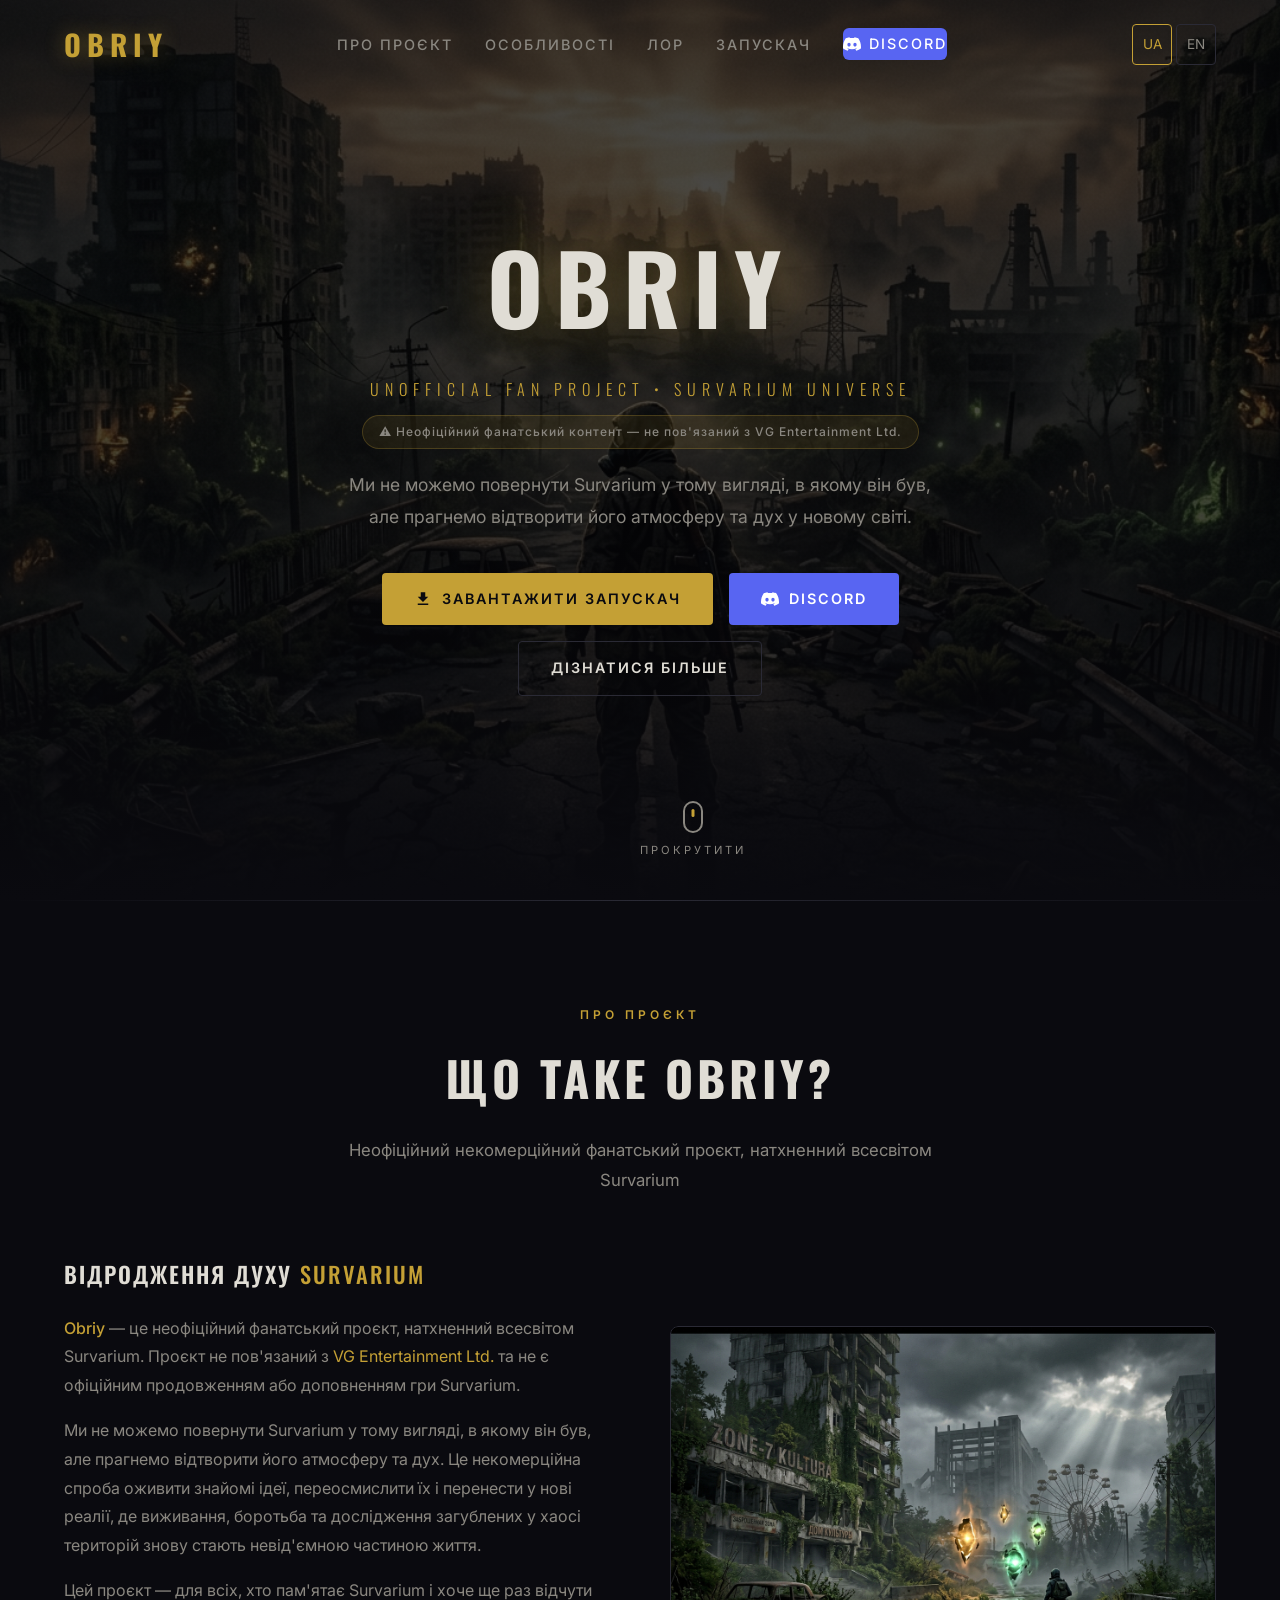
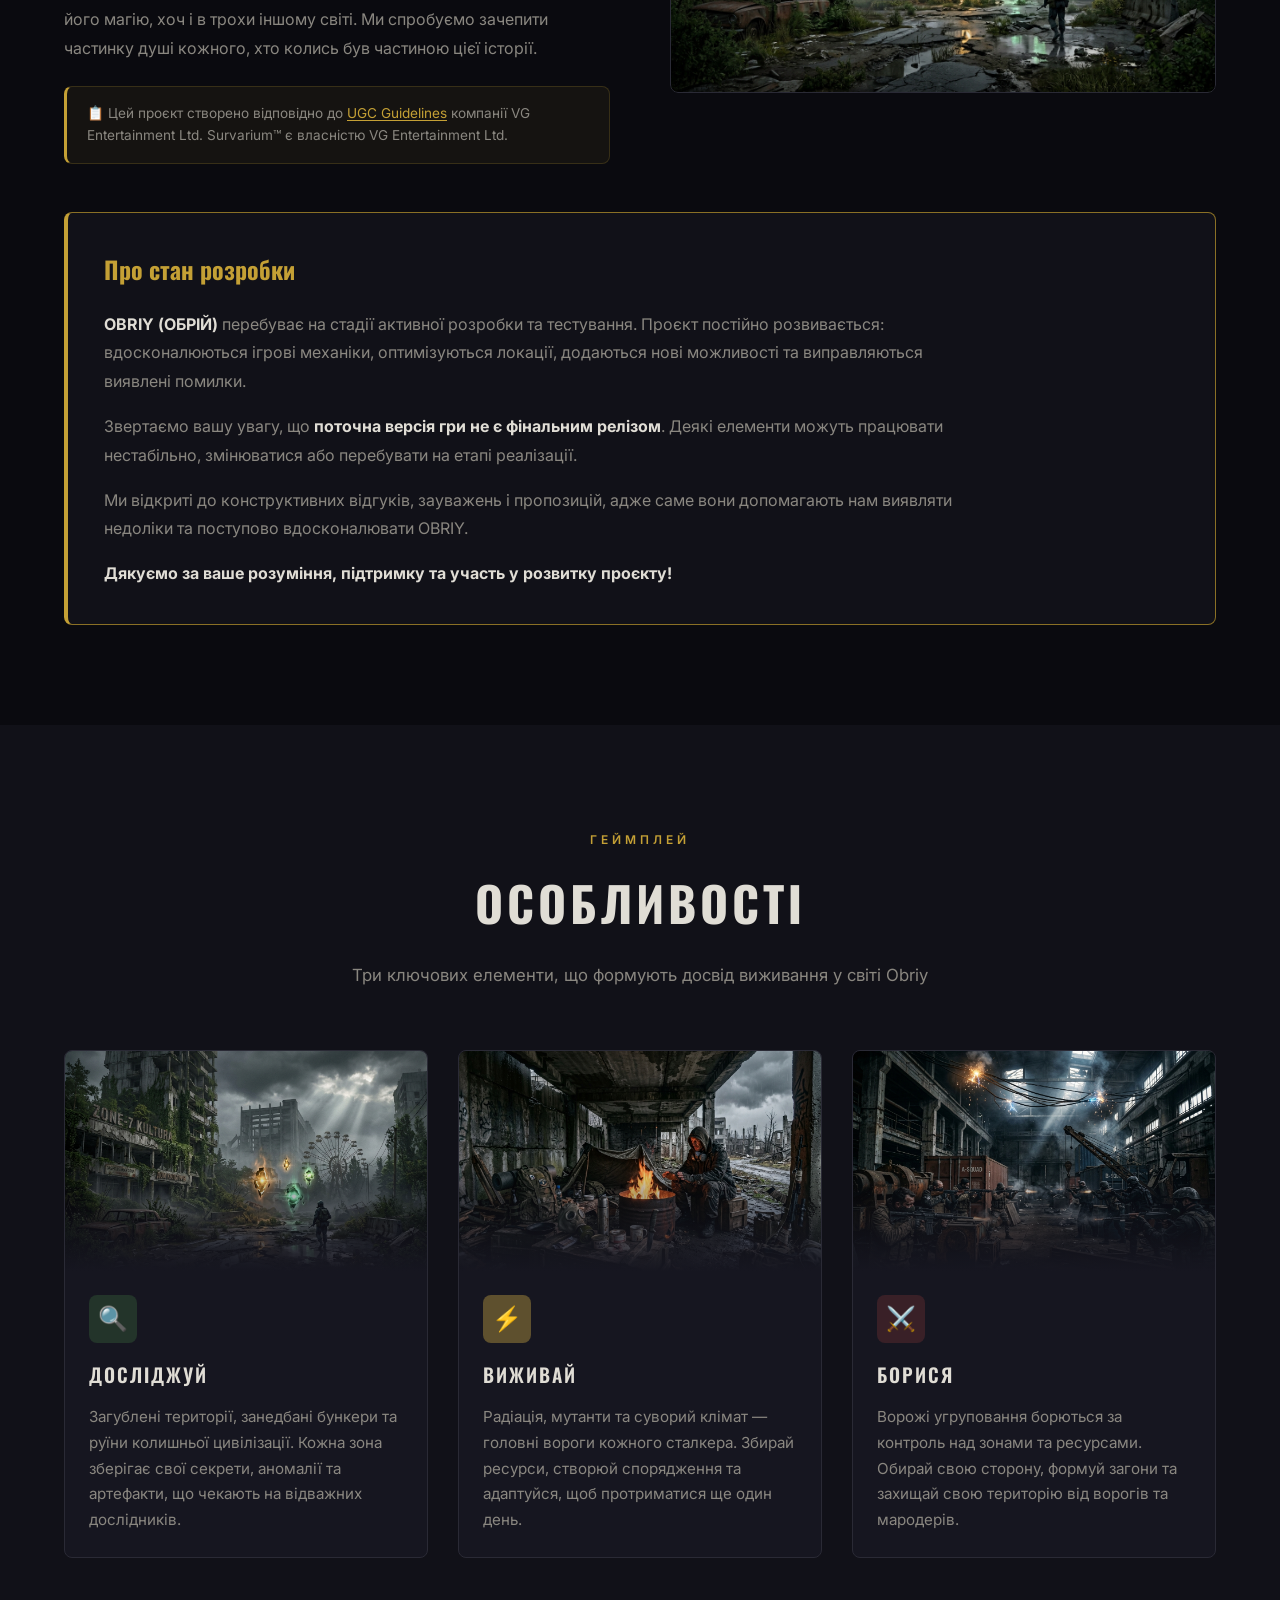
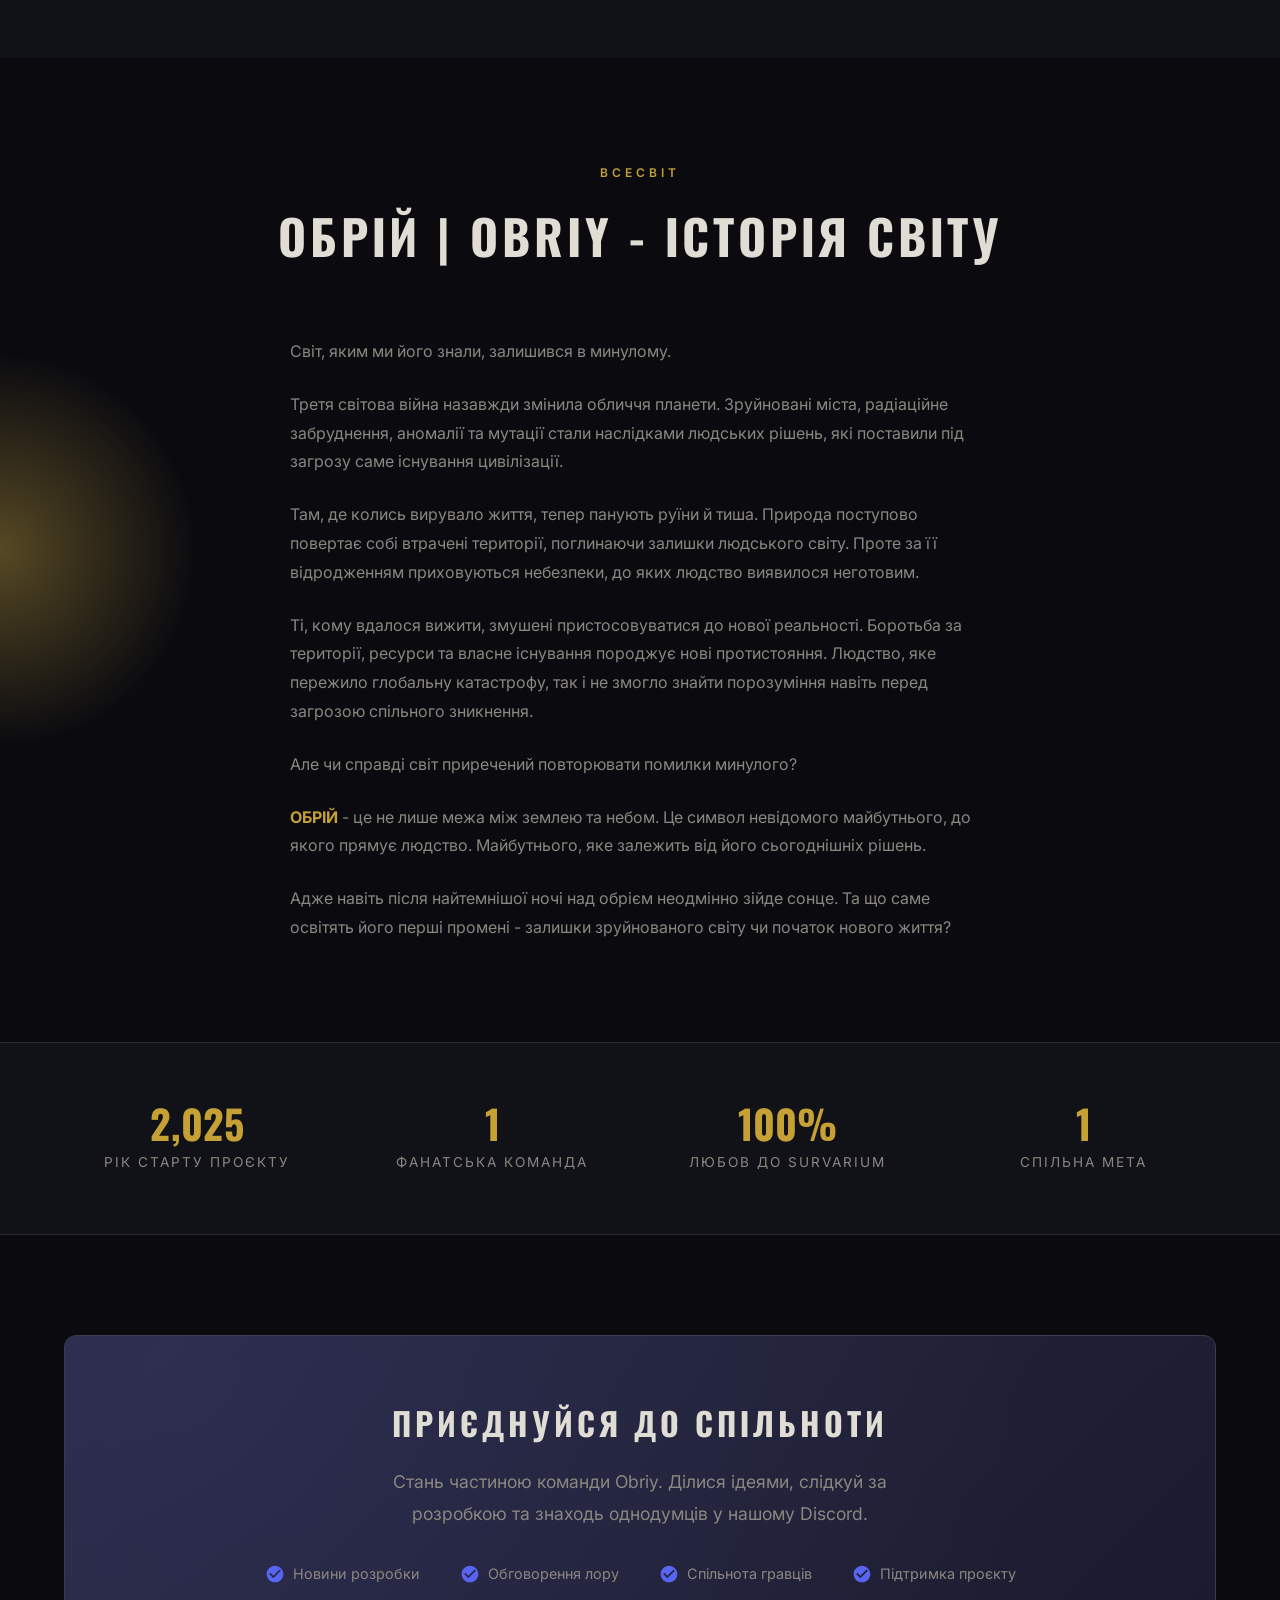
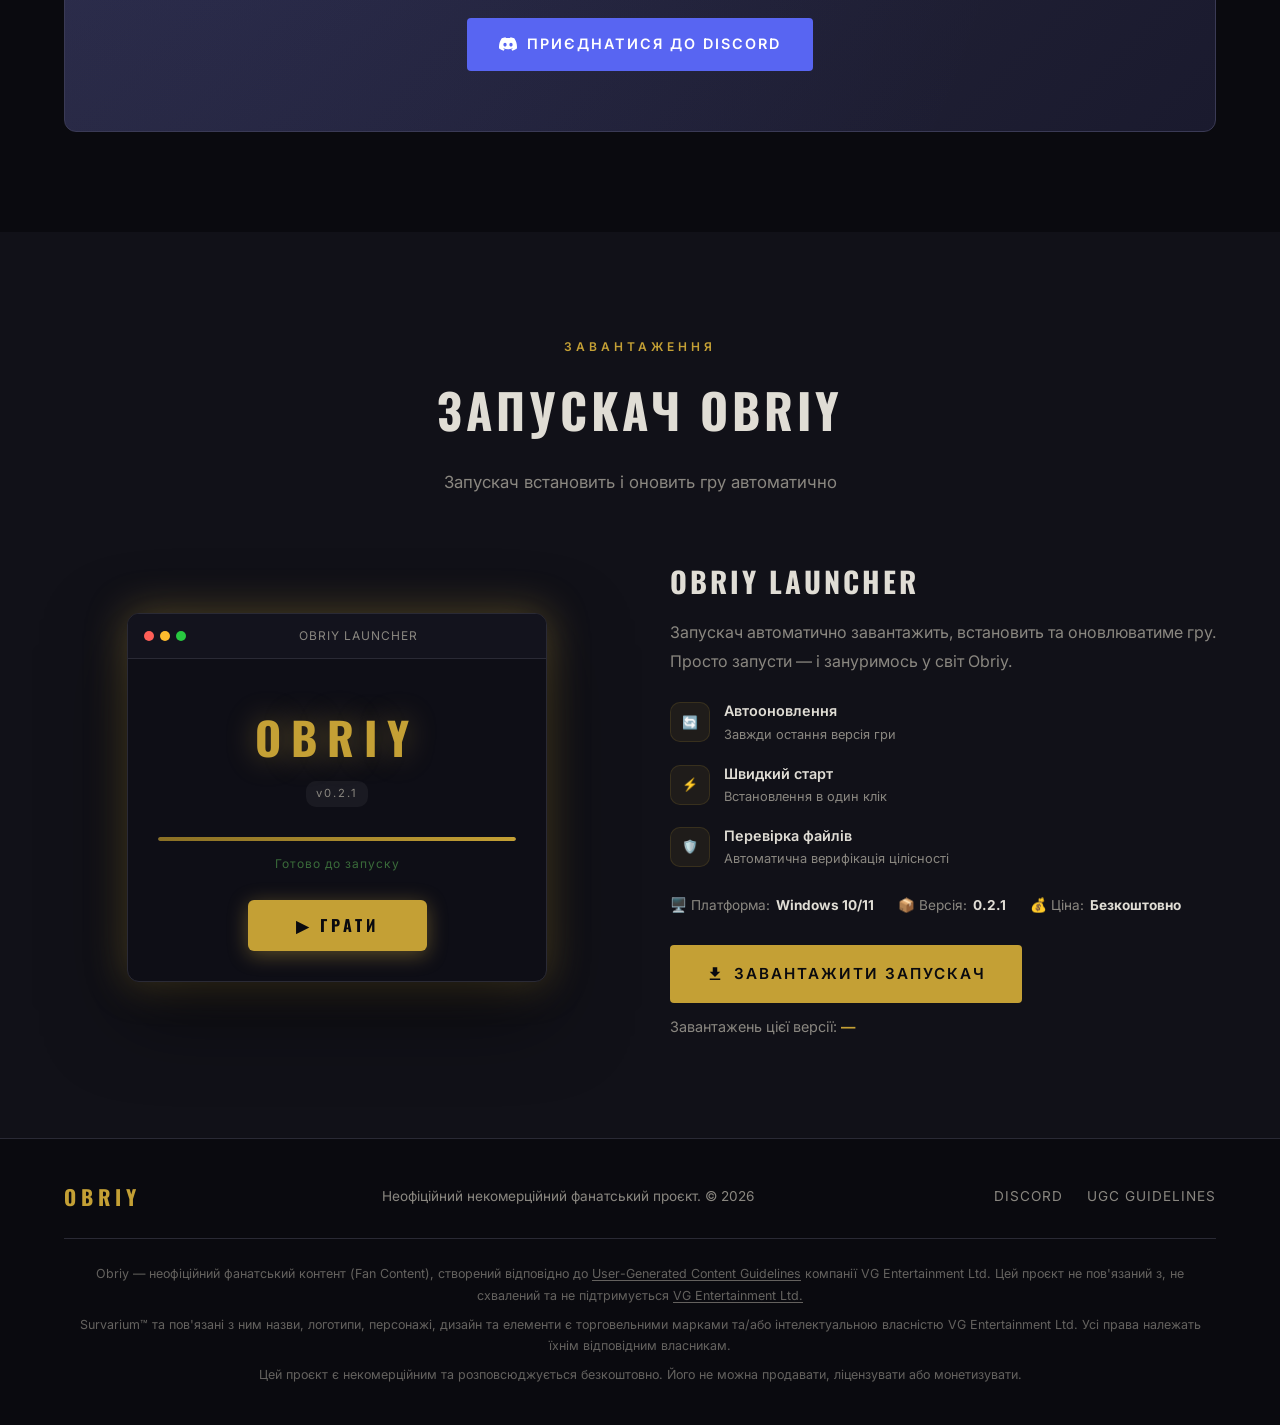
<file: index.html>
<!DOCTYPE html>
<html lang="uk">
<head>
  <meta charset="UTF-8">
  <meta name="viewport" content="width=device-width, initial-scale=1.0">
  <title>OBRIY — Неофіційний фанатський проєкт | Натхненний Survarium</title>
  <meta name="description" content="Obriy — неофіційний некомерційний фанатський проєкт, натхненний всесвітом Survarium. Не пов'язаний з VG Entertainment Ltd. Створено відповідно до UGC Guidelines.">
  <meta name="keywords" content="Obriy, Обрій, Survarium, fan project, fan content, unofficial, survival, post-apocalyptic, game">

  <!-- Open Graph -->
  <meta property="og:title" content="OBRIY — Unofficial Fan Project | Inspired by Survarium">
  <meta property="og:description" content="Obriy — unofficial, non-commercial fan project inspired by the Survarium universe. Not affiliated with or endorsed by VG Entertainment Ltd.">
  <meta property="og:image" content="images/hero-bg.jpg">
  <meta property="og:type" content="website">

  <!-- Fonts -->
  <link rel="preconnect" href="https://fonts.googleapis.com">
  <link rel="preconnect" href="https://fonts.gstatic.com" crossorigin>
  <link rel="preload" href="https://fonts.googleapis.com/css2?family=Inter:wght@300;400;500;600;700&family=Oswald:wght@300;400;500;600;700&display=block" as="style">
  <link href="https://fonts.googleapis.com/css2?family=Inter:wght@300;400;500;600;700&family=Oswald:wght@300;400;500;600;700&display=block" rel="stylesheet" fetchpriority="high">

  <!-- Favicon -->
  <link rel="icon" type="image/svg+xml" href="data:image/svg+xml,%3Csvg xmlns='http://www.w3.org/2000/svg' viewBox='0 0 100 100'%3E%3Ctext y='.9em' font-size='90'%3E🌄%3C/text%3E%3C/svg%3E">

  <link rel="alternate" hreflang="uk" href="index.html">
  <link rel="alternate" hreflang="en" href="en.html">
  <script src="js/language.js"></script>

  <!-- Styles -->
  <link rel="stylesheet" href="css/style.css">

  <style>
    body { overflow: hidden; }
  </style>
</head>
<body>

  <!-- ===== PRELOADER ===== -->
  <div id="preloader">
    <div class="preloader-inner">
      <div class="preloader-logo">OBRIY</div>
      <div class="preloader-bar">
        <div class="preloader-bar-fill"></div>
      </div>
    </div>
  </div>

  <!-- ===== NAVIGATION ===== -->
  <nav class="navbar" role="navigation" aria-label="Головна навігація">
    <div class="container">
      <a href="#" class="nav-logo">OBRIY</a>

      <ul class="nav-links">
        <li><a href="#about">Про проєкт</a></li>
        <li><a href="#features">Особливості</a></li>
        <li><a href="#lore">Лор</a></li>
        <li><a href="#download">Запускач</a></li>
        <li>
          <a href="https://discord.gg/PwtxGY5gH5" target="_blank" rel="noopener" class="nav-discord">
            <svg viewBox="0 0 24 24" xmlns="http://www.w3.org/2000/svg">
              <path d="M20.317 4.37a19.791 19.791 0 0 0-4.885-1.515.074.074 0 0 0-.079.037c-.21.375-.444.864-.608 1.25a18.27 18.27 0 0 0-5.487 0 12.64 12.64 0 0 0-.617-1.25.077.077 0 0 0-.079-.037A19.736 19.736 0 0 0 3.677 4.37a.07.07 0 0 0-.032.027C.533 9.046-.32 13.58.099 18.057a.082.082 0 0 0 .031.057 19.9 19.9 0 0 0 5.993 3.03.078.078 0 0 0 .084-.028 14.09 14.09 0 0 0 1.226-1.994.076.076 0 0 0-.041-.106 13.107 13.107 0 0 1-1.872-.892.077.077 0 0 1-.008-.128 10.2 10.2 0 0 0 .372-.292.074.074 0 0 1 .077-.01c3.928 1.793 8.18 1.793 12.062 0a.074.074 0 0 1 .078.01c.12.098.246.198.373.292a.077.077 0 0 1-.006.127 12.299 12.299 0 0 1-1.873.892.077.077 0 0 0-.041.107c.36.698.772 1.362 1.225 1.993a.076.076 0 0 0 .084.028 19.839 19.839 0 0 0 6.002-3.03.077.077 0 0 0 .032-.054c.5-5.177-.838-9.674-3.549-13.66a.061.061 0 0 0-.031-.03zM8.02 15.33c-1.183 0-2.157-1.085-2.157-2.419 0-1.333.956-2.419 2.157-2.419 1.21 0 2.176 1.095 2.157 2.42 0 1.333-.956 2.418-2.157 2.418zm7.975 0c-1.183 0-2.157-1.085-2.157-2.419 0-1.333.956-2.419 2.157-2.419 1.21 0 2.176 1.095 2.157 2.42 0 1.333-.947 2.418-2.157 2.418z"/>
            </svg>
            Discord
          </a>
        </li>
      </ul>

      <div class="language-switch" role="group" aria-label="Мова сайту">
        <a href="index.html?lang=uk" lang="uk" hreflang="uk" data-language="uk" aria-current="true">UA</a>
        <a href="en.html?lang=en" lang="en" hreflang="en" data-language="en" >EN</a>
      </div>

      <div class="nav-toggle" aria-label="Відкрити меню">
        <span></span>
        <span></span>
        <span></span>
      </div>
    </div>
  </nav>

  <!-- ===== HERO ===== -->
  <section class="hero" id="hero">
    <div class="hero-bg"></div>
    <div class="hero-overlay"></div>

    <!-- Floating particles -->
    <div class="hero-particles">
      <div class="particle"></div>
      <div class="particle"></div>
      <div class="particle"></div>
      <div class="particle"></div>
      <div class="particle"></div>
      <div class="particle"></div>
      <div class="particle"></div>
      <div class="particle"></div>
    </div>

    <div class="hero-content">
      <h1 class="hero-title">OBRIY</h1>
      <p class="hero-subtitle">Unofficial Fan Project • Survarium Universe</p>
      <p class="hero-fan-badge">⚠ Неофіційний фанатський контент — не пов'язаний з VG Entertainment Ltd.</p>
      <p class="hero-description">
        Ми не можемо повернути Survarium у тому вигляді, в якому він був, 
        але прагнемо відтворити його атмосферу та дух у новому світі.
      </p>
      <div class="hero-actions">
        <a href="https://github.com/ObriyGame/Obriy/releases/download/Launcher_Setup_0.1.1/OBRIY_Launcher_Setup_0.2.1.exe" class="btn btn-primary">
          <svg viewBox="0 0 24 24" xmlns="http://www.w3.org/2000/svg"><path d="M19 9h-4V3H9v6H5l7 7 7-7zM5 18v2h14v-2H5z"/></svg>
          Завантажити запускач
        </a>
        <a href="https://discord.gg/PwtxGY5gH5" target="_blank" rel="noopener" class="btn btn-discord">
          <svg viewBox="0 0 24 24" xmlns="http://www.w3.org/2000/svg">
            <path d="M20.317 4.37a19.791 19.791 0 0 0-4.885-1.515.074.074 0 0 0-.079.037c-.21.375-.444.864-.608 1.25a18.27 18.27 0 0 0-5.487 0 12.64 12.64 0 0 0-.617-1.25.077.077 0 0 0-.079-.037A19.736 19.736 0 0 0 3.677 4.37a.07.07 0 0 0-.032.027C.533 9.046-.32 13.58.099 18.057a.082.082 0 0 0 .031.057 19.9 19.9 0 0 0 5.993 3.03.078.078 0 0 0 .084-.028 14.09 14.09 0 0 0 1.226-1.994.076.076 0 0 0-.041-.106 13.107 13.107 0 0 1-1.872-.892.077.077 0 0 1-.008-.128 10.2 10.2 0 0 0 .372-.292.074.074 0 0 1 .077-.01c3.928 1.793 8.18 1.793 12.062 0a.074.074 0 0 1 .078.01c.12.098.246.198.373.292a.077.077 0 0 1-.006.127 12.299 12.299 0 0 1-1.873.892.077.077 0 0 0-.041.107c.36.698.772 1.362 1.225 1.993a.076.076 0 0 0 .084.028 19.839 19.839 0 0 0 6.002-3.03.077.077 0 0 0 .032-.054c.5-5.177-.838-9.674-3.549-13.66a.061.061 0 0 0-.031-.03zM8.02 15.33c-1.183 0-2.157-1.085-2.157-2.419 0-1.333.956-2.419 2.157-2.419 1.21 0 2.176 1.095 2.157 2.42 0 1.333-.956 2.418-2.157 2.418zm7.975 0c-1.183 0-2.157-1.085-2.157-2.419 0-1.333.956-2.419 2.157-2.419 1.21 0 2.176 1.095 2.157 2.42 0 1.333-.947 2.418-2.157 2.418z"/>
          </svg>
          Discord
        </a>
        <a href="#about" class="btn btn-outline">Дізнатися більше</a>
      </div>
    </div>

    <div class="scroll-indicator">
      <div class="mouse"></div>
      <span>Прокрутити</span>
    </div>
  </section>

  <!-- ===== ABOUT ===== -->
  <section class="about section-padding" id="about">
    <div class="container">
      <div class="section-header reveal">
        <span class="section-tag">Про проєкт</span>
        <h2 class="section-title">Що таке Obriy?</h2>
        <p class="section-desc">
          Неофіційний некомерційний фанатський проєкт, натхненний всесвітом Survarium
        </p>
      </div>

      <div class="about-grid">
        <div class="about-text reveal">
          <h3>Відродження духу <span class="highlight">Survarium</span></h3>
          <p>
            <span class="highlight">Obriy</span> — це неофіційний фанатський проєкт, 
            натхненний всесвітом Survarium. Проєкт не пов'язаний з 
            <a href="https://vgentertainment.com" target="_blank" rel="noopener">VG Entertainment Ltd.</a> 
            та не є офіційним продовженням або доповненням гри Survarium.
          </p>
          <p>
            Ми не можемо повернути Survarium у тому вигляді, в якому він був, 
            але прагнемо відтворити його атмосферу та дух. Це некомерційна спроба 
            оживити знайомі ідеї, переосмислити їх і перенести у нові реалії, 
            де виживання, боротьба та дослідження загублених у хаосі територій 
            знову стають невід'ємною частиною життя.
          </p>
          <p>
            Цей проєкт — для всіх, хто пам'ятає Survarium і хоче ще раз відчути його магію, 
            хоч і в трохи іншому світі. Ми спробуємо зачепити частинку душі кожного, 
            хто колись був частиною цієї історії.
          </p>
          <div class="ugc-notice">
            <p>
              📋 Цей проєкт створено відповідно до 
              <a href="https://vgentertainment.com/ugc-guidelines/" target="_blank" rel="noopener">UGC Guidelines</a> 
              компанії VG Entertainment Ltd. Survarium™ є власністю VG Entertainment Ltd.
            </p>
          </div>
        </div>
        <div class="about-image reveal reveal-delay-2">
          <img src="images/feature-explore.jpg" alt="Таємничі території Obriy" loading="lazy">
        </div>
      </div>

      <aside class="development-notice" aria-labelledby="development-title">
        <h3 id="development-title">Про стан розробки</h3>
        <p><strong>OBRIY (ОБРІЙ)</strong> перебуває на стадії активної розробки та тестування. Проєкт постійно розвивається: вдосконалюються ігрові механіки, оптимізуються локації, додаються нові можливості та виправляються виявлені помилки.</p>
        <p>Звертаємо вашу увагу, що <strong>поточна версія гри не є фінальним релізом</strong>. Деякі елементи можуть працювати нестабільно, змінюватися або перебувати на етапі реалізації.</p>
        <p>Ми відкриті до конструктивних відгуків, зауважень і пропозицій, адже саме вони допомагають нам виявляти недоліки та поступово вдосконалювати OBRIY.</p>
        <p><strong>Дякуємо за ваше розуміння, підтримку та участь у розвитку проєкту!</strong></p>
      </aside>
    </div>
  </section>

  <!-- ===== FEATURES ===== -->
  <section class="features section-padding" id="features">
    <div class="container">
      <div class="section-header reveal">
        <span class="section-tag">Геймплей</span>
        <h2 class="section-title">Особливості</h2>
        <p class="section-desc">
          Три ключових елементи, що формують досвід виживання у світі Obriy
        </p>
      </div>

      <div class="features-grid">
        <!-- Feature 1: Explore -->
        <div class="feature-card reveal reveal-delay-1">
          <div class="feature-card-image">
            <img src="images/feature-explore.jpg" alt="Дослідження зон" loading="lazy">
          </div>
          <div class="feature-card-content">
            <div class="feature-icon explore">🔍</div>
            <h3>Досліджуй</h3>
            <p>
              Загублені території, занедбані бункери та руїни колишньої цивілізації. 
              Кожна зона зберігає свої секрети, аномалії та артефакти, 
              що чекають на відважних дослідників.
            </p>
          </div>
        </div>

        <!-- Feature 2: Survive -->
        <div class="feature-card reveal reveal-delay-2">
          <div class="feature-card-image">
            <img src="images/feature-survive.jpg" alt="Виживання" loading="lazy">
          </div>
          <div class="feature-card-content">
            <div class="feature-icon survive">⚡</div>
            <h3>Виживай</h3>
            <p>
              Радіація, мутанти та суворий клімат — головні вороги кожного сталкера. 
              Збирай ресурси, створюй спорядження та адаптуйся, 
              щоб протриматися ще один день.
            </p>
          </div>
        </div>

        <!-- Feature 3: Fight -->
        <div class="feature-card reveal reveal-delay-3">
          <div class="feature-card-image">
            <img src="images/feature-fight.jpg" alt="Боротьба" loading="lazy">
          </div>
          <div class="feature-card-content">
            <div class="feature-icon fight">⚔️</div>
            <h3>Борися</h3>
            <p>
              Ворожі угруповання борються за контроль над зонами та ресурсами. 
              Обирай свою сторону, формуй загони та захищай свою територію 
              від ворогів та мародерів.
            </p>
          </div>
        </div>
      </div>
    </div>
  </section>

  <!-- ===== LORE ===== -->
  <section class="lore section-padding" id="lore">
    <div class="container">
      <div class="lore-content">
        <div class="section-header reveal">
          <span class="section-tag">Всесвіт</span>
          <h2 class="section-title">ОБРІЙ | OBRIY - Історія світу</h2>
        </div>

        <div class="lore-story">
          <p class="reveal">Світ, яким ми його знали, залишився в минулому.</p>
          <p class="reveal">Третя світова війна назавжди змінила обличчя планети. Зруйновані міста, радіаційне забруднення, аномалії та мутації стали наслідками людських рішень, які поставили під загрозу саме існування цивілізації.</p>
          <p class="reveal">Там, де колись вирувало життя, тепер панують руїни й тиша. Природа поступово повертає собі втрачені території, поглинаючи залишки людського світу. Проте за її відродженням приховуються небезпеки, до яких людство виявилося неготовим.</p>
          <p class="reveal">Ті, кому вдалося вижити, змушені пристосовуватися до нової реальності. Боротьба за території, ресурси та власне існування породжує нові протистояння. Людство, яке пережило глобальну катастрофу, так і не змогло знайти порозуміння навіть перед загрозою спільного зникнення.</p>
          <p class="reveal">Але чи справді світ приречений повторювати помилки минулого?</p>
          <p class="reveal"><strong>ОБРІЙ</strong> - це не лише межа між землею та небом. Це символ невідомого майбутнього, до якого прямує людство. Майбутнього, яке залежить від його сьогоднішніх рішень.</p>
          <p class="reveal">Адже навіть після найтемнішої ночі над обрієм неодмінно зійде сонце. Та що саме освітять його перші промені - залишки зруйнованого світу чи початок нового життя?</p>
        </div>
      </div>
    </div>
  </section>

  <!-- ===== STATS ===== -->
  <section class="stats" id="stats">
    <div class="container">
      <div class="stats-grid">
        <div class="stat-item reveal">
          <div class="stat-number" data-target="2025" data-suffix="">0</div>
          <div class="stat-label">Рік старту проєкту</div>
        </div>
        <div class="stat-item reveal reveal-delay-1">
          <div class="stat-number" data-target="1" data-suffix="">0</div>
          <div class="stat-label">Фанатська команда</div>
        </div>
        <div class="stat-item reveal reveal-delay-2">
          <div class="stat-number" data-target="100" data-suffix="%">0</div>
          <div class="stat-label">Любов до Survarium</div>
        </div>
        <div class="stat-item reveal reveal-delay-3">
          <div class="stat-number" data-target="1" data-suffix="">0</div>
          <div class="stat-label">Спільна мета</div>
        </div>
      </div>
    </div>
  </section>

  <!-- ===== COMMUNITY / DISCORD ===== -->
  <section class="community section-padding" id="community">
    <div class="container">
      <div class="community-card reveal">
        <h2>Приєднуйся до спільноти</h2>
        <p>
          Стань частиною команди Obriy. Ділися ідеями, слідкуй за розробкою 
          та знаходь однодумців у нашому Discord.
        </p>

        <div class="discord-features">
          <div class="discord-feature">
            <svg viewBox="0 0 24 24" xmlns="http://www.w3.org/2000/svg">
              <path d="M12 2C6.48 2 2 6.48 2 12s4.48 10 10 10 10-4.48 10-10S17.52 2 12 2zm-2 15l-5-5 1.41-1.41L10 14.17l7.59-7.59L19 8l-9 9z"/>
            </svg>
            Новини розробки
          </div>
          <div class="discord-feature">
            <svg viewBox="0 0 24 24" xmlns="http://www.w3.org/2000/svg">
              <path d="M12 2C6.48 2 2 6.48 2 12s4.48 10 10 10 10-4.48 10-10S17.52 2 12 2zm-2 15l-5-5 1.41-1.41L10 14.17l7.59-7.59L19 8l-9 9z"/>
            </svg>
            Обговорення лору
          </div>
          <div class="discord-feature">
            <svg viewBox="0 0 24 24" xmlns="http://www.w3.org/2000/svg">
              <path d="M12 2C6.48 2 2 6.48 2 12s4.48 10 10 10 10-4.48 10-10S17.52 2 12 2zm-2 15l-5-5 1.41-1.41L10 14.17l7.59-7.59L19 8l-9 9z"/>
            </svg>
            Спільнота гравців
          </div>
          <div class="discord-feature">
            <svg viewBox="0 0 24 24" xmlns="http://www.w3.org/2000/svg">
              <path d="M12 2C6.48 2 2 6.48 2 12s4.48 10 10 10 10-4.48 10-10S17.52 2 12 2zm-2 15l-5-5 1.41-1.41L10 14.17l7.59-7.59L19 8l-9 9z"/>
            </svg>
            Підтримка проєкту
          </div>
        </div>

        <a href="https://discord.gg/PwtxGY5gH5" target="_blank" rel="noopener" class="btn btn-discord">
          <svg viewBox="0 0 24 24" xmlns="http://www.w3.org/2000/svg">
            <path d="M20.317 4.37a19.791 19.791 0 0 0-4.885-1.515.074.074 0 0 0-.079.037c-.21.375-.444.864-.608 1.25a18.27 18.27 0 0 0-5.487 0 12.64 12.64 0 0 0-.617-1.25.077.077 0 0 0-.079-.037A19.736 19.736 0 0 0 3.677 4.37a.07.07 0 0 0-.032.027C.533 9.046-.32 13.58.099 18.057a.082.082 0 0 0 .031.057 19.9 19.9 0 0 0 5.993 3.03.078.078 0 0 0 .084-.028 14.09 14.09 0 0 0 1.226-1.994.076.076 0 0 0-.041-.106 13.107 13.107 0 0 1-1.872-.892.077.077 0 0 1-.008-.128 10.2 10.2 0 0 0 .372-.292.074.074 0 0 1 .077-.01c3.928 1.793 8.18 1.793 12.062 0a.074.074 0 0 1 .078.01c.12.098.246.198.373.292a.077.077 0 0 1-.006.127 12.299 12.299 0 0 1-1.873.892.077.077 0 0 0-.041.107c.36.698.772 1.362 1.225 1.993a.076.076 0 0 0 .084.028 19.839 19.839 0 0 0 6.002-3.03.077.077 0 0 0 .032-.054c.5-5.177-.838-9.674-3.549-13.66a.061.061 0 0 0-.031-.03zM8.02 15.33c-1.183 0-2.157-1.085-2.157-2.419 0-1.333.956-2.419 2.157-2.419 1.21 0 2.176 1.095 2.157 2.42 0 1.333-.956 2.418-2.157 2.418zm7.975 0c-1.183 0-2.157-1.085-2.157-2.419 0-1.333.956-2.419 2.157-2.419 1.21 0 2.176 1.095 2.157 2.42 0 1.333-.947 2.418-2.157 2.418z"/>
          </svg>
          Приєднатися до Discord
        </a>
      </div>
    </div>
  </section>

  <!-- ===== DOWNLOAD LAUNCHER ===== -->
  <section class="download section-padding" id="download">
    <div class="container">
      <div class="section-header reveal">
        <span class="section-tag">Завантаження</span>
        <h2 class="section-title">Запускач Obriy</h2>
        <p class="section-desc">
          Запускач встановить і оновить гру автоматично
        </p>
      </div>

      <div class="download-launcher reveal">
        <!-- Launcher visual -->
        <div class="launcher-preview">
          <div class="launcher-window">
            <div class="launcher-titlebar">
              <div class="launcher-dots">
                <span></span><span></span><span></span>
              </div>
              <span class="launcher-titlebar-text">Obriy Launcher</span>
              <div></div>
            </div>
            <div class="launcher-body">
              <div class="launcher-logo-area">
                <span class="launcher-logo-text">OBRIY</span>
                <span class="launcher-version">v0.2.1</span>
              </div>
              <div class="launcher-progress">
                <div class="launcher-progress-bar">
                  <div class="launcher-progress-fill"></div>
                </div>
                <span class="launcher-progress-label">Готово до запуску</span>
              </div>
              <div class="launcher-play-btn">▶ ГРАТИ</div>
            </div>
          </div>
        </div>

        <!-- Launcher info -->
        <div class="launcher-info">
          <h3>Obriy Launcher</h3>
          <p>
            Запускач автоматично завантажить, встановить та оновлюватиме гру. 
            Просто запусти — і зануримось у світ Obriy.
          </p>

          <div class="launcher-features">
            <div class="launcher-feature">
              <span class="launcher-feature-icon">🔄</span>
              <div>
                <strong>Автооновлення</strong>
                <span>Завжди остання версія гри</span>
              </div>
            </div>
            <div class="launcher-feature">
              <span class="launcher-feature-icon">⚡</span>
              <div>
                <strong>Швидкий старт</strong>
                <span>Встановлення в один клік</span>
              </div>
            </div>
            <div class="launcher-feature">
              <span class="launcher-feature-icon">🛡️</span>
              <div>
                <strong>Перевірка файлів</strong>
                <span>Автоматична верифікація цілісності</span>
              </div>
            </div>
          </div>

          <div class="download-meta">
            <span>🖥️ Платформа: <strong>Windows 10/11</strong></span>
            <span>📦 Версія: <strong>0.2.1</strong></span>
            <span>💰 Ціна: <strong>Безкоштовно</strong></span>
          </div>

          <div class="download-actions">
            <a href="https://github.com/ObriyGame/Obriy/releases/download/Launcher_Setup_0.1.1/OBRIY_Launcher_Setup_0.2.1.exe" class="btn btn-primary btn-lg">
              <svg viewBox="0 0 24 24" xmlns="http://www.w3.org/2000/svg"><path d="M19 9h-4V3H9v6H5l7 7 7-7zM5 18v2h14v-2H5z"/></svg>
              Завантажити запускач
            </a>
            <span class="download-counter" aria-live="polite">Завантажень цієї версії: <strong data-download-count data-unavailable="Статистика тимчасово недоступна" aria-label="Завантаження статистики">…</strong></span>
          </div>

        </div>
      </div>
    </div>
  </section>

  <!-- ===== FOOTER ===== -->
  <footer class="footer">
    <div class="container">
      <div class="footer-content">
        <div class="footer-logo">OBRIY</div>
        <div class="footer-text">
          Неофіційний некомерційний фанатський проєкт. &copy; 2026
        </div>
        <div class="footer-links">
          <a href="https://discord.gg/PwtxGY5gH5" target="_blank" rel="noopener">Discord</a>
          <a href="https://vgentertainment.com/ugc-guidelines/" target="_blank" rel="noopener">UGC Guidelines</a>
        </div>
      </div>
      <div class="footer-legal">
        <p>
          Obriy — неофіційний фанатський контент (Fan Content), створений відповідно до 
          <a href="https://vgentertainment.com/ugc-guidelines/" target="_blank" rel="noopener">User-Generated Content Guidelines</a> 
          компанії VG Entertainment Ltd. Цей проєкт не пов'язаний з, не схвалений та не підтримується 
          <a href="https://vgentertainment.com" target="_blank" rel="noopener">VG Entertainment Ltd.</a>
        </p>
        <p>
          Survarium™ та пов'язані з ним назви, логотипи, персонажі, дизайн та елементи є 
          торговельними марками та/або інтелектуальною власністю VG Entertainment Ltd. 
          Усі права належать їхнім відповідним власникам.
        </p>
        <p>
          Цей проєкт є некомерційним та розповсюджується безкоштовно. 
          Його не можна продавати, ліцензувати або монетизувати.
        </p>
      </div>
    </div>
  </footer>

  <!-- Scripts -->
  <script src="js/main.js"></script>
  <script src="js/download-count.js"></script>
</body>
</html>
</file>
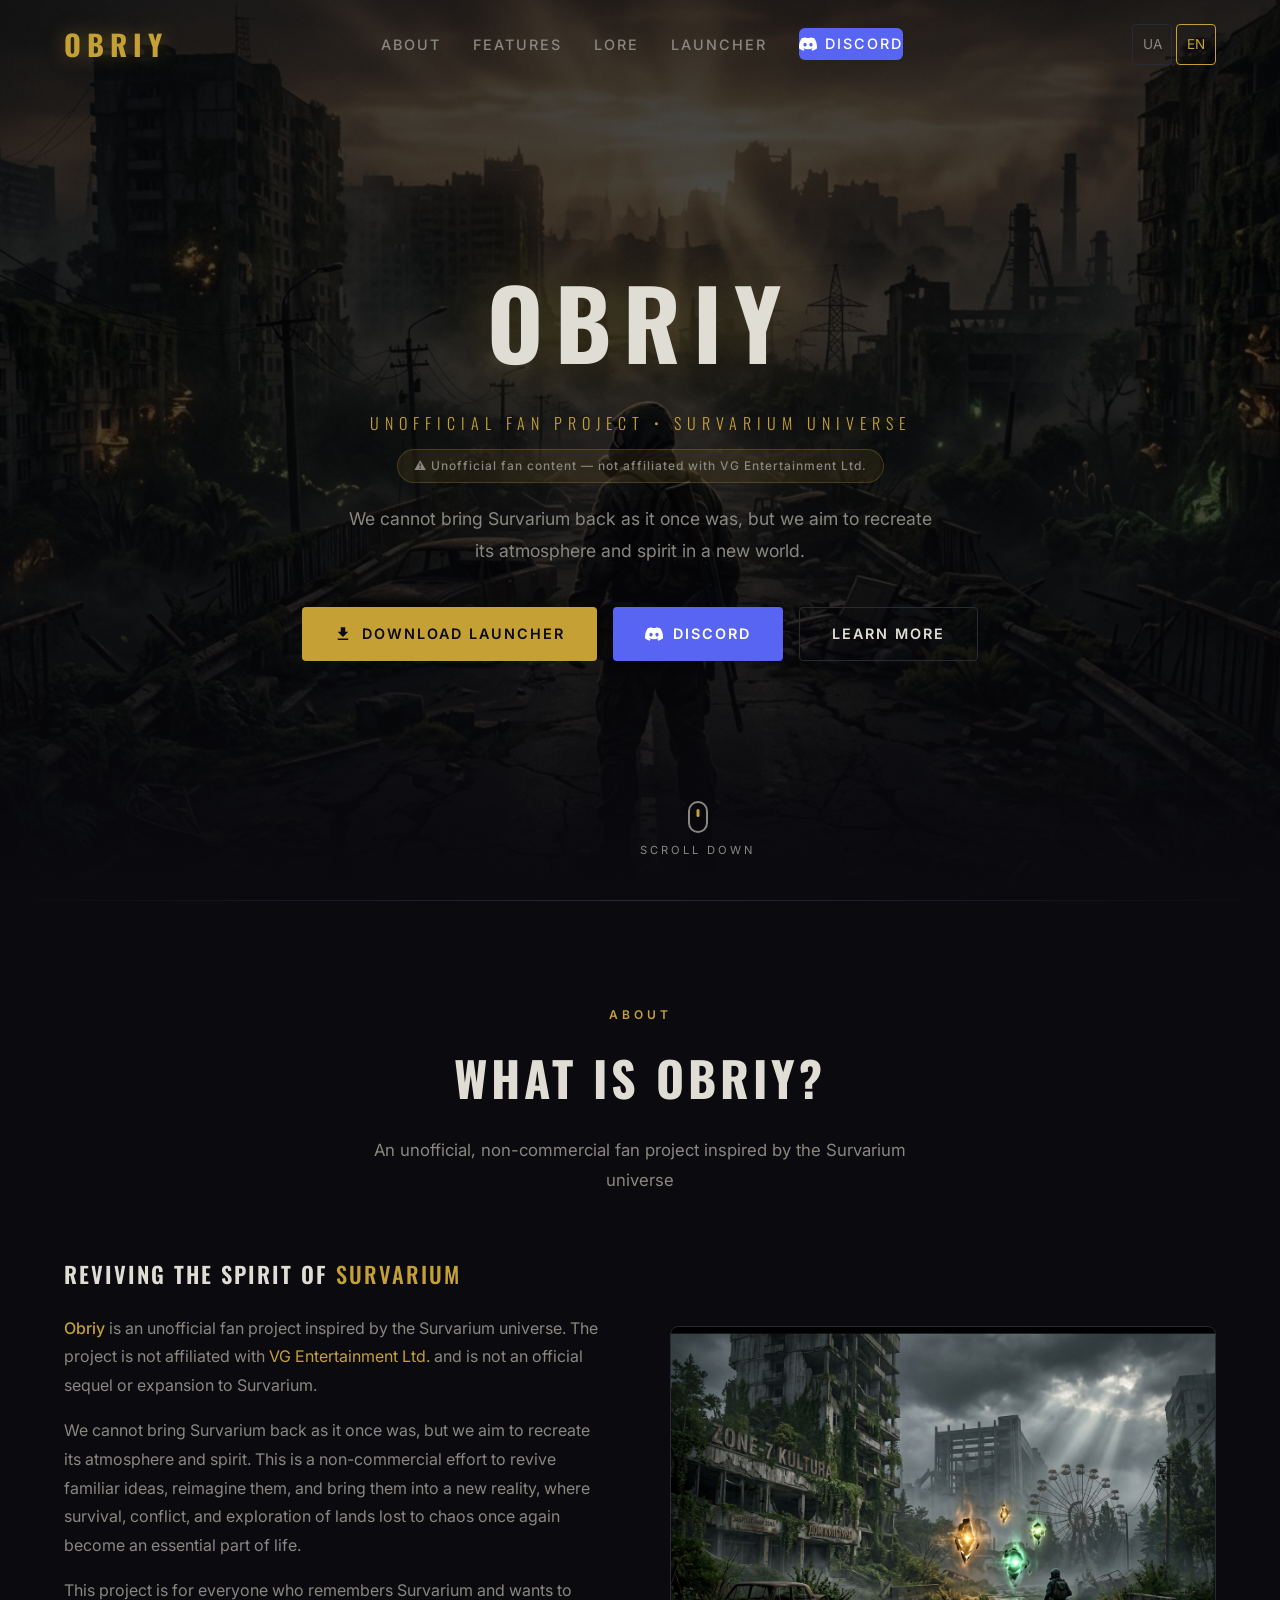
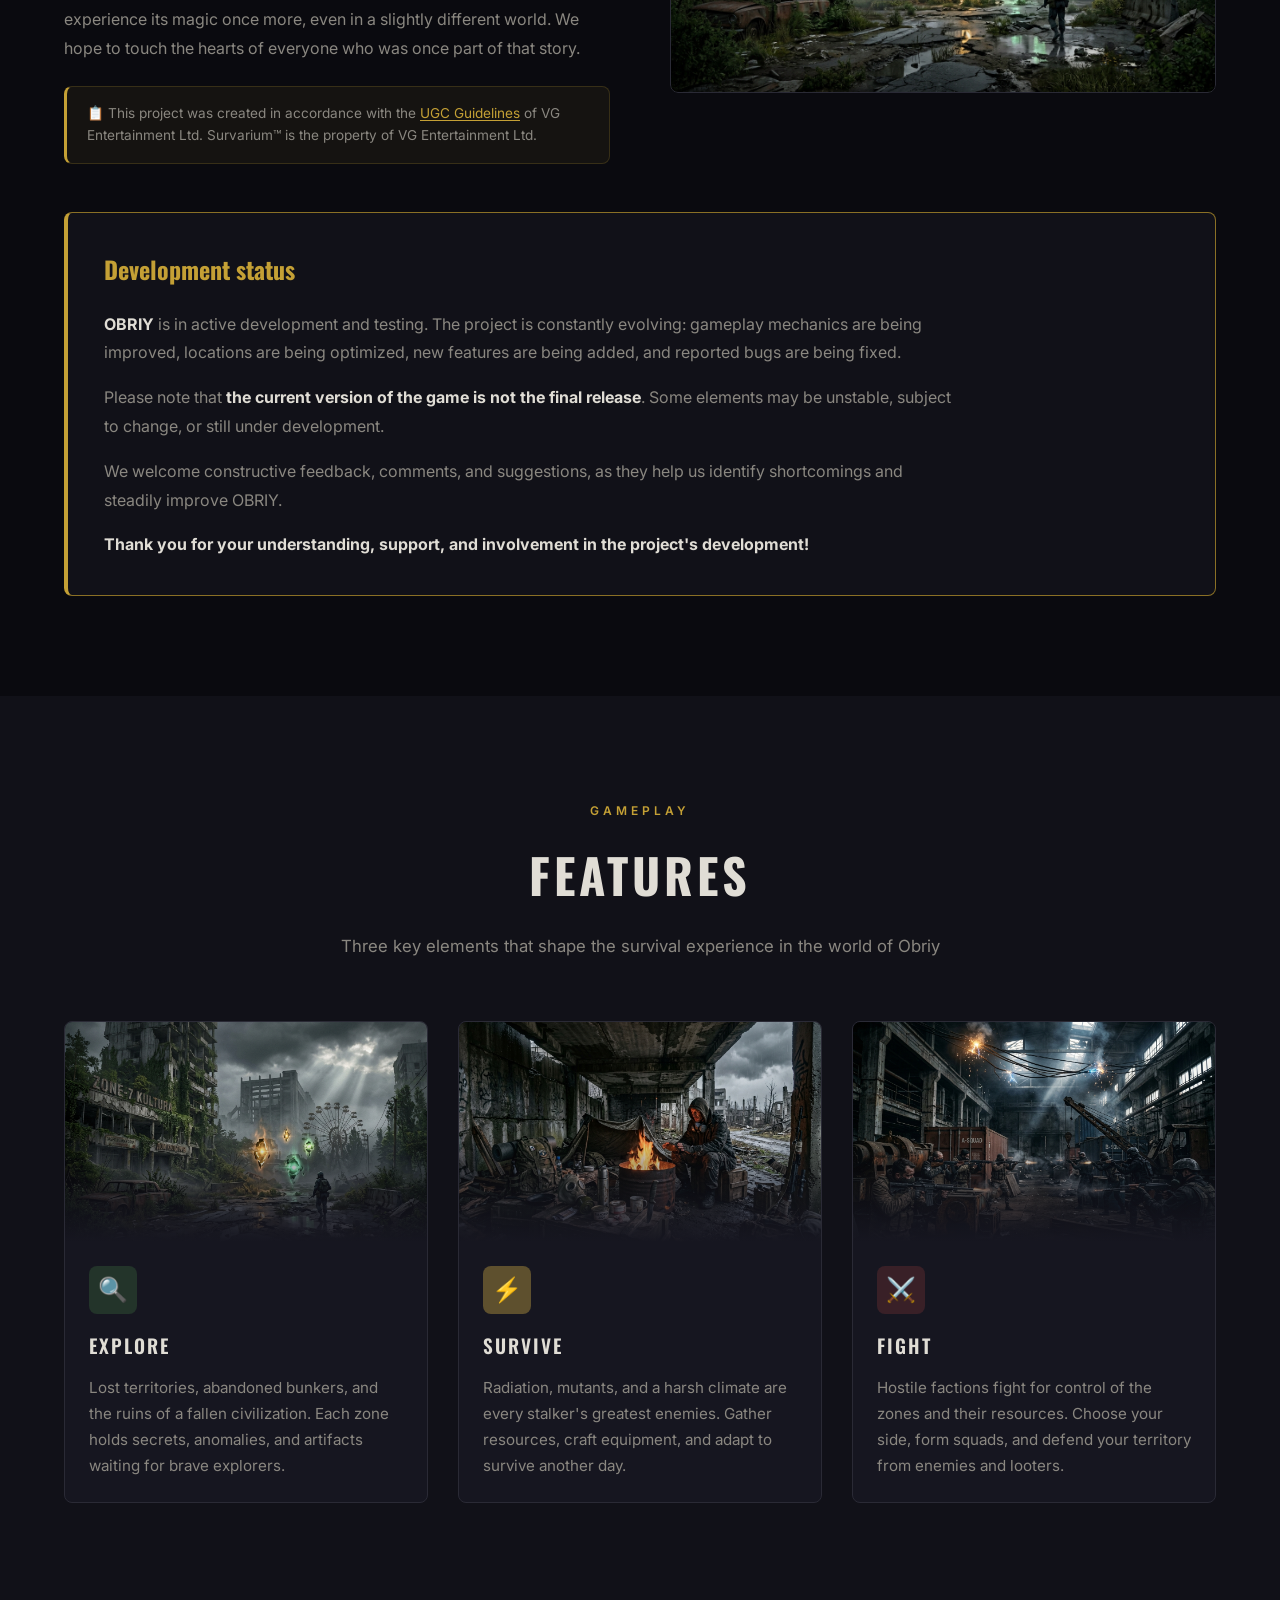
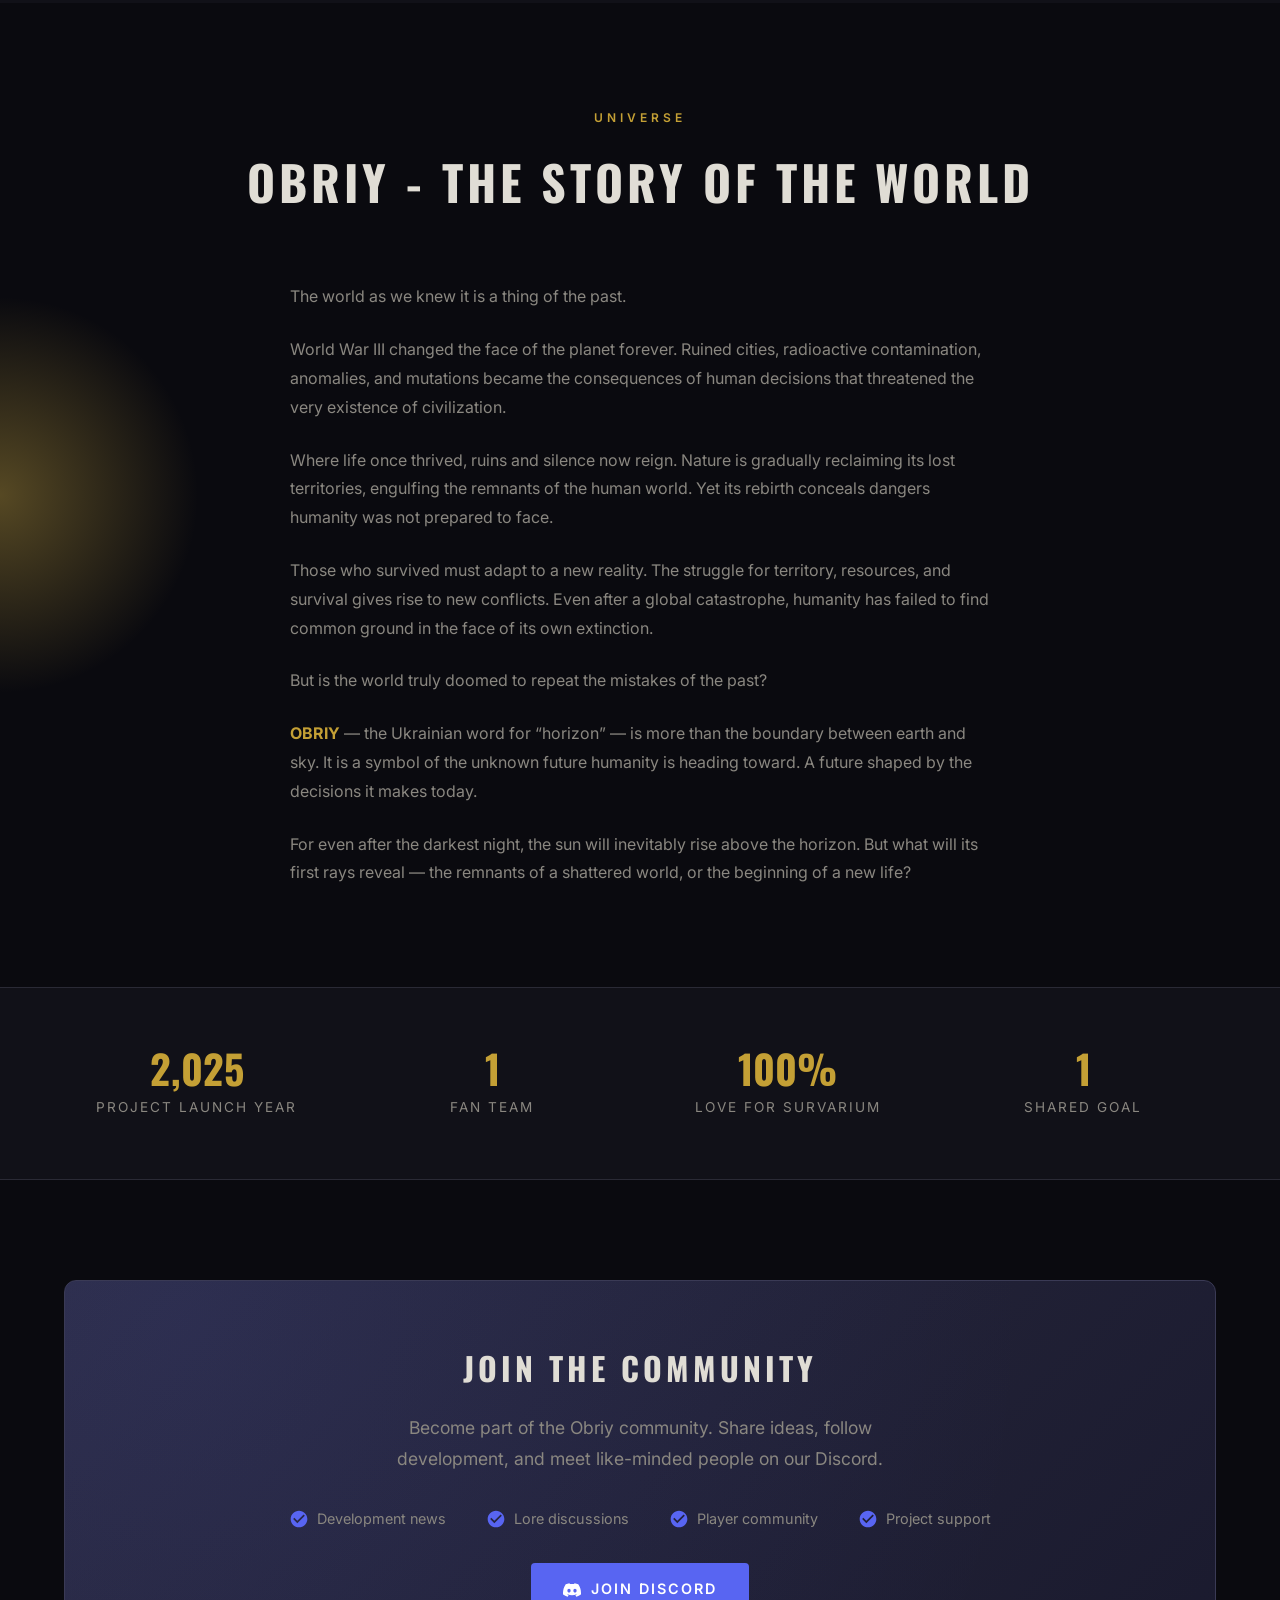
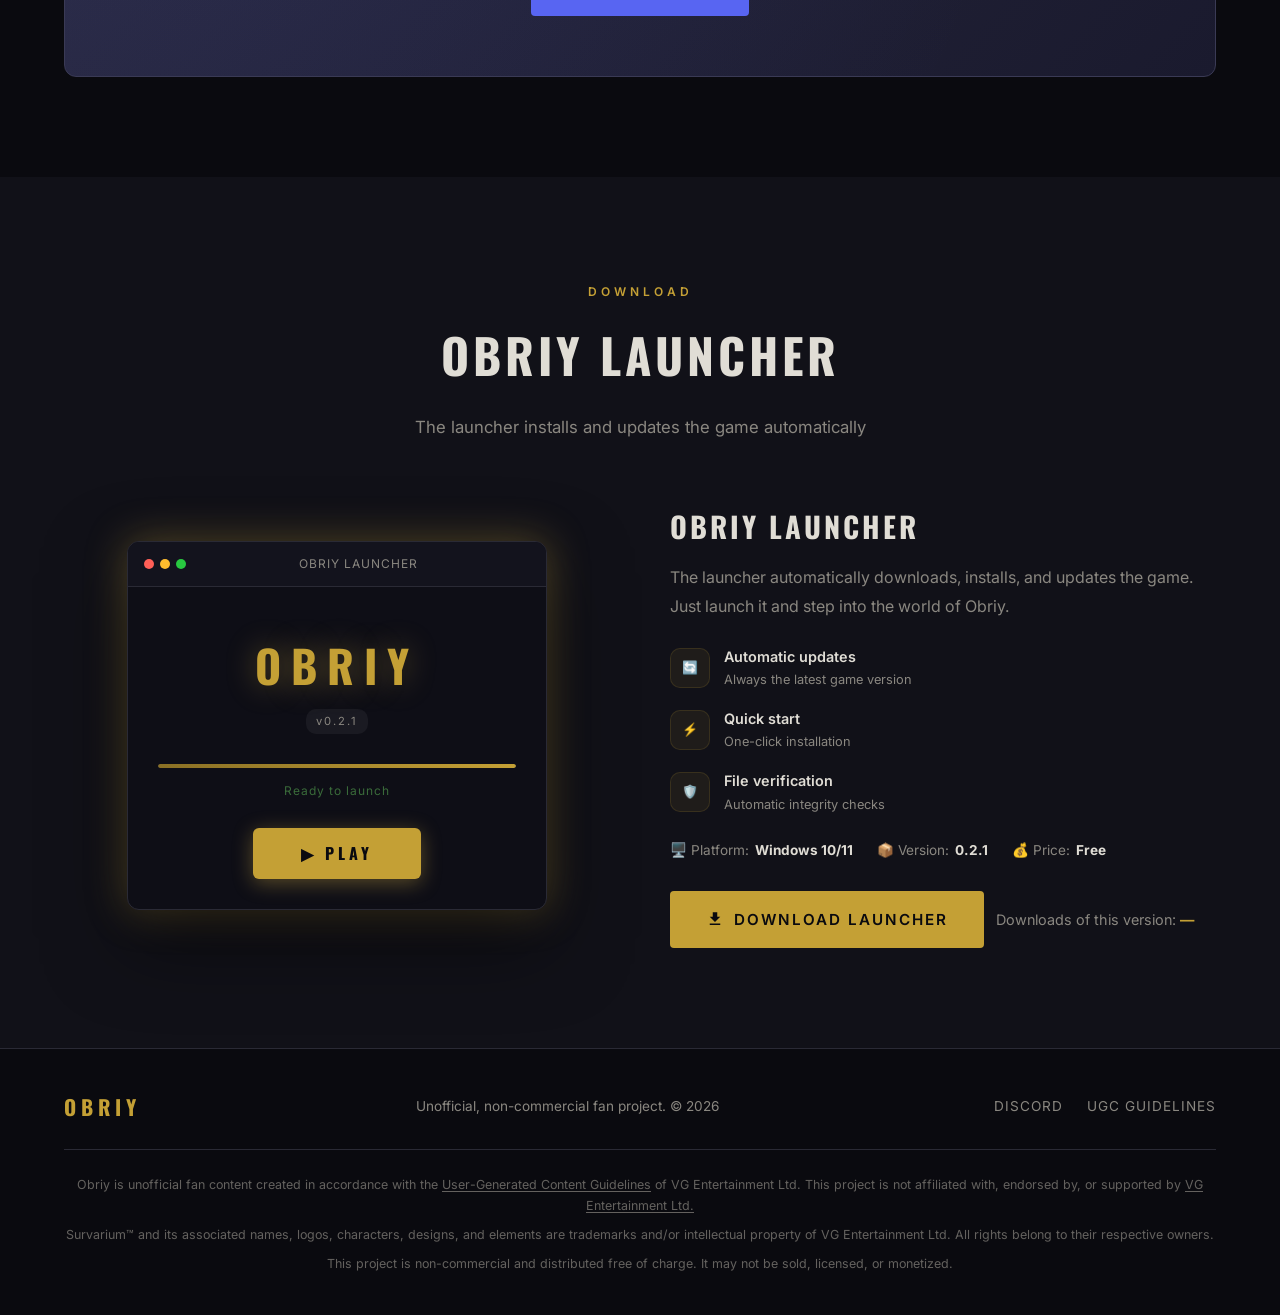
<file: en.html>
<!DOCTYPE html>
<html lang="en">
<head>
  <meta charset="UTF-8">
  <meta name="viewport" content="width=device-width, initial-scale=1.0">
  <title>OBRIY — Unofficial Fan Project | Inspired by Survarium</title>
  <meta name="description" content="Obriy is an unofficial, non-commercial fan project inspired by the Survarium universe. Not affiliated with VG Entertainment Ltd. Created in accordance with the UGC Guidelines.">
  <meta name="keywords" content="Obriy, Survarium, fan project, fan content, unofficial, survival, post-apocalyptic, game">

  <!-- Open Graph -->
  <meta property="og:title" content="OBRIY — Unofficial Fan Project | Inspired by Survarium">
  <meta property="og:description" content="Obriy — unofficial, non-commercial fan project inspired by the Survarium universe. Not affiliated with or endorsed by VG Entertainment Ltd.">
  <meta property="og:image" content="images/hero-bg.jpg">
  <meta property="og:type" content="website">

  <!-- Fonts -->
  <link rel="preconnect" href="https://fonts.googleapis.com">
  <link rel="preconnect" href="https://fonts.gstatic.com" crossorigin>
  <link rel="preload" href="https://fonts.googleapis.com/css2?family=Inter:wght@300;400;500;600;700&family=Oswald:wght@300;400;500;600;700&display=block" as="style">
  <link href="https://fonts.googleapis.com/css2?family=Inter:wght@300;400;500;600;700&family=Oswald:wght@300;400;500;600;700&display=block" rel="stylesheet" fetchpriority="high">

  <!-- Favicon -->
  <link rel="icon" type="image/svg+xml" href="data:image/svg+xml,%3Csvg xmlns='http://www.w3.org/2000/svg' viewBox='0 0 100 100'%3E%3Ctext y='.9em' font-size='90'%3E🌄%3C/text%3E%3C/svg%3E">

  <link rel="alternate" hreflang="uk" href="index.html">
  <link rel="alternate" hreflang="en" href="en.html">
  <script src="js/language.js"></script>

  <!-- Styles -->
  <link rel="stylesheet" href="css/style.css">

  <style>
    body { overflow: hidden; }
  </style>
</head>
<body>

  <!-- ===== PRELOADER ===== -->
  <div id="preloader">
    <div class="preloader-inner">
      <div class="preloader-logo">OBRIY</div>
      <div class="preloader-bar">
        <div class="preloader-bar-fill"></div>
      </div>
    </div>
  </div>

  <!-- ===== NAVIGATION ===== -->
  <nav class="navbar" role="navigation" aria-label="Main navigation">
    <div class="container">
      <a href="#" class="nav-logo">OBRIY</a>

      <ul class="nav-links">
        <li><a href="#about">About</a></li>
        <li><a href="#features">Features</a></li>
        <li><a href="#lore">Lore</a></li>
        <li><a href="#download">Launcher</a></li>
        <li>
          <a href="https://discord.gg/PwtxGY5gH5" target="_blank" rel="noopener" class="nav-discord">
            <svg viewBox="0 0 24 24" xmlns="http://www.w3.org/2000/svg">
              <path d="M20.317 4.37a19.791 19.791 0 0 0-4.885-1.515.074.074 0 0 0-.079.037c-.21.375-.444.864-.608 1.25a18.27 18.27 0 0 0-5.487 0 12.64 12.64 0 0 0-.617-1.25.077.077 0 0 0-.079-.037A19.736 19.736 0 0 0 3.677 4.37a.07.07 0 0 0-.032.027C.533 9.046-.32 13.58.099 18.057a.082.082 0 0 0 .031.057 19.9 19.9 0 0 0 5.993 3.03.078.078 0 0 0 .084-.028 14.09 14.09 0 0 0 1.226-1.994.076.076 0 0 0-.041-.106 13.107 13.107 0 0 1-1.872-.892.077.077 0 0 1-.008-.128 10.2 10.2 0 0 0 .372-.292.074.074 0 0 1 .077-.01c3.928 1.793 8.18 1.793 12.062 0a.074.074 0 0 1 .078.01c.12.098.246.198.373.292a.077.077 0 0 1-.006.127 12.299 12.299 0 0 1-1.873.892.077.077 0 0 0-.041.107c.36.698.772 1.362 1.225 1.993a.076.076 0 0 0 .084.028 19.839 19.839 0 0 0 6.002-3.03.077.077 0 0 0 .032-.054c.5-5.177-.838-9.674-3.549-13.66a.061.061 0 0 0-.031-.03zM8.02 15.33c-1.183 0-2.157-1.085-2.157-2.419 0-1.333.956-2.419 2.157-2.419 1.21 0 2.176 1.095 2.157 2.42 0 1.333-.956 2.418-2.157 2.418zm7.975 0c-1.183 0-2.157-1.085-2.157-2.419 0-1.333.956-2.419 2.157-2.419 1.21 0 2.176 1.095 2.157 2.42 0 1.333-.947 2.418-2.157 2.418z"/>
            </svg>
            Discord
          </a>
        </li>
      </ul>

      <div class="language-switch" role="group" aria-label="Site language">
        <a href="index.html?lang=uk" lang="uk" hreflang="uk" data-language="uk" >UA</a>
        <a href="en.html?lang=en" lang="en" hreflang="en" data-language="en" aria-current="true">EN</a>
      </div>

      <div class="nav-toggle" aria-label="Open menu">
        <span></span>
        <span></span>
        <span></span>
      </div>
    </div>
  </nav>

  <!-- ===== HERO ===== -->
  <section class="hero" id="hero">
    <div class="hero-bg"></div>
    <div class="hero-overlay"></div>

    <!-- Floating particles -->
    <div class="hero-particles">
      <div class="particle"></div>
      <div class="particle"></div>
      <div class="particle"></div>
      <div class="particle"></div>
      <div class="particle"></div>
      <div class="particle"></div>
      <div class="particle"></div>
      <div class="particle"></div>
    </div>

    <div class="hero-content">
      <h1 class="hero-title">OBRIY</h1>
      <p class="hero-subtitle">Unofficial Fan Project • Survarium Universe</p>
      <p class="hero-fan-badge">⚠ Unofficial fan content — not affiliated with VG Entertainment Ltd.</p>
      <p class="hero-description">
        We cannot bring Survarium back as it once was, but we aim to recreate its atmosphere and spirit in a new world.
      </p>
      <div class="hero-actions">
        <a href="https://github.com/ObriyGame/Obriy/releases/download/Launcher_Setup_0.1.1/OBRIY_Launcher_Setup_0.2.1.exe" class="btn btn-primary">
          <svg viewBox="0 0 24 24" xmlns="http://www.w3.org/2000/svg"><path d="M19 9h-4V3H9v6H5l7 7 7-7zM5 18v2h14v-2H5z"/></svg>
          Download launcher
        </a>
        <a href="https://discord.gg/PwtxGY5gH5" target="_blank" rel="noopener" class="btn btn-discord">
          <svg viewBox="0 0 24 24" xmlns="http://www.w3.org/2000/svg">
            <path d="M20.317 4.37a19.791 19.791 0 0 0-4.885-1.515.074.074 0 0 0-.079.037c-.21.375-.444.864-.608 1.25a18.27 18.27 0 0 0-5.487 0 12.64 12.64 0 0 0-.617-1.25.077.077 0 0 0-.079-.037A19.736 19.736 0 0 0 3.677 4.37a.07.07 0 0 0-.032.027C.533 9.046-.32 13.58.099 18.057a.082.082 0 0 0 .031.057 19.9 19.9 0 0 0 5.993 3.03.078.078 0 0 0 .084-.028 14.09 14.09 0 0 0 1.226-1.994.076.076 0 0 0-.041-.106 13.107 13.107 0 0 1-1.872-.892.077.077 0 0 1-.008-.128 10.2 10.2 0 0 0 .372-.292.074.074 0 0 1 .077-.01c3.928 1.793 8.18 1.793 12.062 0a.074.074 0 0 1 .078.01c.12.098.246.198.373.292a.077.077 0 0 1-.006.127 12.299 12.299 0 0 1-1.873.892.077.077 0 0 0-.041.107c.36.698.772 1.362 1.225 1.993a.076.076 0 0 0 .084.028 19.839 19.839 0 0 0 6.002-3.03.077.077 0 0 0 .032-.054c.5-5.177-.838-9.674-3.549-13.66a.061.061 0 0 0-.031-.03zM8.02 15.33c-1.183 0-2.157-1.085-2.157-2.419 0-1.333.956-2.419 2.157-2.419 1.21 0 2.176 1.095 2.157 2.42 0 1.333-.956 2.418-2.157 2.418zm7.975 0c-1.183 0-2.157-1.085-2.157-2.419 0-1.333.956-2.419 2.157-2.419 1.21 0 2.176 1.095 2.157 2.42 0 1.333-.947 2.418-2.157 2.418z"/>
          </svg>
          Discord
        </a>
        <a href="#about" class="btn btn-outline">Learn more</a>
      </div>
    </div>

    <div class="scroll-indicator">
      <div class="mouse"></div>
      <span>Scroll down</span>
    </div>
  </section>

  <!-- ===== ABOUT ===== -->
  <section class="about section-padding" id="about">
    <div class="container">
      <div class="section-header reveal">
        <span class="section-tag">About</span>
        <h2 class="section-title">What is Obriy?</h2>
        <p class="section-desc">
          An unofficial, non-commercial fan project inspired by the Survarium universe
        </p>
      </div>

      <div class="about-grid">
        <div class="about-text reveal">
          <h3>Reviving the spirit of <span class="highlight">Survarium</span></h3>
          <p>
            <span class="highlight">Obriy</span> is an unofficial fan project inspired by the Survarium universe. The project is not affiliated with 
            <a href="https://vgentertainment.com" target="_blank" rel="noopener">VG Entertainment Ltd.</a> 
            and is not an official sequel or expansion to Survarium.
          </p>
          <p>
            We cannot bring Survarium back as it once was, but we aim to recreate its atmosphere and spirit. This is a non-commercial effort to revive familiar ideas, reimagine them, and bring them into a new reality, where survival, conflict, and exploration of lands lost to chaos once again become an essential part of life.
          </p>
          <p>
            This project is for everyone who remembers Survarium and wants to experience its magic once more, even in a slightly different world. We hope to touch the hearts of everyone who was once part of that story.
          </p>
          <div class="ugc-notice">
            <p>
              📋 This project was created in accordance with the 
              <a href="https://vgentertainment.com/ugc-guidelines/" target="_blank" rel="noopener">UGC Guidelines</a> 
              of VG Entertainment Ltd. Survarium™ is the property of VG Entertainment Ltd.
            </p>
          </div>
        </div>
        <div class="about-image reveal reveal-delay-2">
          <img src="images/feature-explore.jpg" alt="Mysterious territories of Obriy" loading="lazy">
        </div>
      </div>

      <aside class="development-notice" aria-labelledby="development-title">
        <h3 id="development-title">Development status</h3>
        <p><strong>OBRIY</strong> is in active development and testing. The project is constantly evolving: gameplay mechanics are being improved, locations are being optimized, new features are being added, and reported bugs are being fixed.</p>
        <p>Please note that <strong>the current version of the game is not the final release</strong>. Some elements may be unstable, subject to change, or still under development.</p>
        <p>We welcome constructive feedback, comments, and suggestions, as they help us identify shortcomings and steadily improve OBRIY.</p>
        <p><strong>Thank you for your understanding, support, and involvement in the project's development!</strong></p>
      </aside>
    </div>
  </section>

  <!-- ===== FEATURES ===== -->
  <section class="features section-padding" id="features">
    <div class="container">
      <div class="section-header reveal">
        <span class="section-tag">Gameplay</span>
        <h2 class="section-title">Features</h2>
        <p class="section-desc">
          Three key elements that shape the survival experience in the world of Obriy
        </p>
      </div>

      <div class="features-grid">
        <!-- Feature 1: Explore -->
        <div class="feature-card reveal reveal-delay-1">
          <div class="feature-card-image">
            <img src="images/feature-explore.jpg" alt="Exploring the zones" loading="lazy">
          </div>
          <div class="feature-card-content">
            <div class="feature-icon explore">🔍</div>
            <h3>Explore</h3>
            <p>
              Lost territories, abandoned bunkers, and the ruins of a fallen civilization. Each zone holds secrets, anomalies, and artifacts waiting for brave explorers.
            </p>
          </div>
        </div>

        <!-- Feature 2: Survive -->
        <div class="feature-card reveal reveal-delay-2">
          <div class="feature-card-image">
            <img src="images/feature-survive.jpg" alt="Survival" loading="lazy">
          </div>
          <div class="feature-card-content">
            <div class="feature-icon survive">⚡</div>
            <h3>Survive</h3>
            <p>
              Radiation, mutants, and a harsh climate are every stalker's greatest enemies. Gather resources, craft equipment, and adapt to survive another day.
            </p>
          </div>
        </div>

        <!-- Feature 3: Fight -->
        <div class="feature-card reveal reveal-delay-3">
          <div class="feature-card-image">
            <img src="images/feature-fight.jpg" alt="Combat" loading="lazy">
          </div>
          <div class="feature-card-content">
            <div class="feature-icon fight">⚔️</div>
            <h3>Fight</h3>
            <p>
              Hostile factions fight for control of the zones and their resources. Choose your side, form squads, and defend your territory from enemies and looters.
            </p>
          </div>
        </div>
      </div>
    </div>
  </section>

  <!-- ===== LORE ===== -->
  <section class="lore section-padding" id="lore">
    <div class="container">
      <div class="lore-content">
        <div class="section-header reveal">
          <span class="section-tag">Universe</span>
          <h2 class="section-title">OBRIY - The Story of the World</h2>
        </div>

        <div class="lore-story">
          <p class="reveal">The world as we knew it is a thing of the past.</p>
          <p class="reveal">World War III changed the face of the planet forever. Ruined cities, radioactive contamination, anomalies, and mutations became the consequences of human decisions that threatened the very existence of civilization.</p>
          <p class="reveal">Where life once thrived, ruins and silence now reign. Nature is gradually reclaiming its lost territories, engulfing the remnants of the human world. Yet its rebirth conceals dangers humanity was not prepared to face.</p>
          <p class="reveal">Those who survived must adapt to a new reality. The struggle for territory, resources, and survival gives rise to new conflicts. Even after a global catastrophe, humanity has failed to find common ground in the face of its own extinction.</p>
          <p class="reveal">But is the world truly doomed to repeat the mistakes of the past?</p>
          <p class="reveal"><strong>OBRIY</strong> — the Ukrainian word for “horizon” — is more than the boundary between earth and sky. It is a symbol of the unknown future humanity is heading toward. A future shaped by the decisions it makes today.</p>
          <p class="reveal">For even after the darkest night, the sun will inevitably rise above the horizon. But what will its first rays reveal — the remnants of a shattered world, or the beginning of a new life?</p>
        </div>
      </div>
    </div>
  </section>

  <!-- ===== STATS ===== -->
  <section class="stats" id="stats">
    <div class="container">
      <div class="stats-grid">
        <div class="stat-item reveal">
          <div class="stat-number" data-target="2025" data-suffix="">0</div>
          <div class="stat-label">Project launch year</div>
        </div>
        <div class="stat-item reveal reveal-delay-1">
          <div class="stat-number" data-target="1" data-suffix="">0</div>
          <div class="stat-label">Fan team</div>
        </div>
        <div class="stat-item reveal reveal-delay-2">
          <div class="stat-number" data-target="100" data-suffix="%">0</div>
          <div class="stat-label">Love for Survarium</div>
        </div>
        <div class="stat-item reveal reveal-delay-3">
          <div class="stat-number" data-target="1" data-suffix="">0</div>
          <div class="stat-label">Shared goal</div>
        </div>
      </div>
    </div>
  </section>

  <!-- ===== COMMUNITY / DISCORD ===== -->
  <section class="community section-padding" id="community">
    <div class="container">
      <div class="community-card reveal">
        <h2>Join the community</h2>
        <p>
          Become part of the Obriy community. Share ideas, follow development, and meet like-minded people on our Discord.
        </p>

        <div class="discord-features">
          <div class="discord-feature">
            <svg viewBox="0 0 24 24" xmlns="http://www.w3.org/2000/svg">
              <path d="M12 2C6.48 2 2 6.48 2 12s4.48 10 10 10 10-4.48 10-10S17.52 2 12 2zm-2 15l-5-5 1.41-1.41L10 14.17l7.59-7.59L19 8l-9 9z"/>
            </svg>
            Development news
          </div>
          <div class="discord-feature">
            <svg viewBox="0 0 24 24" xmlns="http://www.w3.org/2000/svg">
              <path d="M12 2C6.48 2 2 6.48 2 12s4.48 10 10 10 10-4.48 10-10S17.52 2 12 2zm-2 15l-5-5 1.41-1.41L10 14.17l7.59-7.59L19 8l-9 9z"/>
            </svg>
            Lore discussions
          </div>
          <div class="discord-feature">
            <svg viewBox="0 0 24 24" xmlns="http://www.w3.org/2000/svg">
              <path d="M12 2C6.48 2 2 6.48 2 12s4.48 10 10 10 10-4.48 10-10S17.52 2 12 2zm-2 15l-5-5 1.41-1.41L10 14.17l7.59-7.59L19 8l-9 9z"/>
            </svg>
            Player community
          </div>
          <div class="discord-feature">
            <svg viewBox="0 0 24 24" xmlns="http://www.w3.org/2000/svg">
              <path d="M12 2C6.48 2 2 6.48 2 12s4.48 10 10 10 10-4.48 10-10S17.52 2 12 2zm-2 15l-5-5 1.41-1.41L10 14.17l7.59-7.59L19 8l-9 9z"/>
            </svg>
            Project support
          </div>
        </div>

        <a href="https://discord.gg/PwtxGY5gH5" target="_blank" rel="noopener" class="btn btn-discord">
          <svg viewBox="0 0 24 24" xmlns="http://www.w3.org/2000/svg">
            <path d="M20.317 4.37a19.791 19.791 0 0 0-4.885-1.515.074.074 0 0 0-.079.037c-.21.375-.444.864-.608 1.25a18.27 18.27 0 0 0-5.487 0 12.64 12.64 0 0 0-.617-1.25.077.077 0 0 0-.079-.037A19.736 19.736 0 0 0 3.677 4.37a.07.07 0 0 0-.032.027C.533 9.046-.32 13.58.099 18.057a.082.082 0 0 0 .031.057 19.9 19.9 0 0 0 5.993 3.03.078.078 0 0 0 .084-.028 14.09 14.09 0 0 0 1.226-1.994.076.076 0 0 0-.041-.106 13.107 13.107 0 0 1-1.872-.892.077.077 0 0 1-.008-.128 10.2 10.2 0 0 0 .372-.292.074.074 0 0 1 .077-.01c3.928 1.793 8.18 1.793 12.062 0a.074.074 0 0 1 .078.01c.12.098.246.198.373.292a.077.077 0 0 1-.006.127 12.299 12.299 0 0 1-1.873.892.077.077 0 0 0-.041.107c.36.698.772 1.362 1.225 1.993a.076.076 0 0 0 .084.028 19.839 19.839 0 0 0 6.002-3.03.077.077 0 0 0 .032-.054c.5-5.177-.838-9.674-3.549-13.66a.061.061 0 0 0-.031-.03zM8.02 15.33c-1.183 0-2.157-1.085-2.157-2.419 0-1.333.956-2.419 2.157-2.419 1.21 0 2.176 1.095 2.157 2.42 0 1.333-.956 2.418-2.157 2.418zm7.975 0c-1.183 0-2.157-1.085-2.157-2.419 0-1.333.956-2.419 2.157-2.419 1.21 0 2.176 1.095 2.157 2.42 0 1.333-.947 2.418-2.157 2.418z"/>
          </svg>
          Join Discord
        </a>
      </div>
    </div>
  </section>

  <!-- ===== DOWNLOAD LAUNCHER ===== -->
  <section class="download section-padding" id="download">
    <div class="container">
      <div class="section-header reveal">
        <span class="section-tag">Download</span>
        <h2 class="section-title">Obriy Launcher</h2>
        <p class="section-desc">
          The launcher installs and updates the game automatically
        </p>
      </div>

      <div class="download-launcher reveal">
        <!-- Launcher visual -->
        <div class="launcher-preview">
          <div class="launcher-window">
            <div class="launcher-titlebar">
              <div class="launcher-dots">
                <span></span><span></span><span></span>
              </div>
              <span class="launcher-titlebar-text">Obriy Launcher</span>
              <div></div>
            </div>
            <div class="launcher-body">
              <div class="launcher-logo-area">
                <span class="launcher-logo-text">OBRIY</span>
                <span class="launcher-version">v0.2.1</span>
              </div>
              <div class="launcher-progress">
                <div class="launcher-progress-bar">
                  <div class="launcher-progress-fill"></div>
                </div>
                <span class="launcher-progress-label">Ready to launch</span>
              </div>
              <div class="launcher-play-btn">▶ PLAY</div>
            </div>
          </div>
        </div>

        <!-- Launcher info -->
        <div class="launcher-info">
          <h3>Obriy Launcher</h3>
          <p>
            The launcher automatically downloads, installs, and updates the game. Just launch it and step into the world of Obriy.
          </p>

          <div class="launcher-features">
            <div class="launcher-feature">
              <span class="launcher-feature-icon">🔄</span>
              <div>
                <strong>Automatic updates</strong>
                <span>Always the latest game version</span>
              </div>
            </div>
            <div class="launcher-feature">
              <span class="launcher-feature-icon">⚡</span>
              <div>
                <strong>Quick start</strong>
                <span>One-click installation</span>
              </div>
            </div>
            <div class="launcher-feature">
              <span class="launcher-feature-icon">🛡️</span>
              <div>
                <strong>File verification</strong>
                <span>Automatic integrity checks</span>
              </div>
            </div>
          </div>

          <div class="download-meta">
            <span>🖥️ Platform: <strong>Windows 10/11</strong></span>
            <span>📦 Version: <strong>0.2.1</strong></span>
            <span>💰 Price: <strong>Free</strong></span>
          </div>

          <div class="download-actions">
            <a href="https://github.com/ObriyGame/Obriy/releases/download/Launcher_Setup_0.1.1/OBRIY_Launcher_Setup_0.2.1.exe" class="btn btn-primary btn-lg">
              <svg viewBox="0 0 24 24" xmlns="http://www.w3.org/2000/svg"><path d="M19 9h-4V3H9v6H5l7 7 7-7zM5 18v2h14v-2H5z"/></svg>
              Download launcher
            </a>
            <span class="download-counter" aria-live="polite">Downloads of this version: <strong data-download-count data-unavailable="Statistics temporarily unavailable" aria-label="Loading download statistics">…</strong></span>
          </div>

        </div>
      </div>
    </div>
  </section>

  <!-- ===== FOOTER ===== -->
  <footer class="footer">
    <div class="container">
      <div class="footer-content">
        <div class="footer-logo">OBRIY</div>
        <div class="footer-text">
          Unofficial, non-commercial fan project. &copy; 2026
        </div>
        <div class="footer-links">
          <a href="https://discord.gg/PwtxGY5gH5" target="_blank" rel="noopener">Discord</a>
          <a href="https://vgentertainment.com/ugc-guidelines/" target="_blank" rel="noopener">UGC Guidelines</a>
        </div>
      </div>
      <div class="footer-legal">
        <p>
          Obriy is unofficial fan content created in accordance with the 
          <a href="https://vgentertainment.com/ugc-guidelines/" target="_blank" rel="noopener">User-Generated Content Guidelines</a> 
          of VG Entertainment Ltd. This project is not affiliated with, endorsed by, or supported by 
          <a href="https://vgentertainment.com" target="_blank" rel="noopener">VG Entertainment Ltd.</a>
        </p>
        <p>
          Survarium™ and its associated names, logos, characters, designs, and elements are trademarks and/or intellectual property of VG Entertainment Ltd. All rights belong to their respective owners.
        </p>
        <p>
          This project is non-commercial and distributed free of charge. It may not be sold, licensed, or monetized.
        </p>
      </div>
    </div>
  </footer>

  <!-- Scripts -->
  <script src="js/main.js"></script>
  <script src="js/download-count.js"></script>
</body>
</html>
</file>
<file: css/style.css>
/* =========================================
   OBRIY — Game Website Stylesheet
   Post-apocalyptic dark theme
   ========================================= */

/* --- CSS Variables & Reset --- */
:root {
  --color-bg: #0a0a0f;
  --color-bg-alt: #111118;
  --color-bg-card: #161620;
  --color-text: #e0ddd5;
  --color-text-muted: #8a8780;
  --color-accent: #c4a035;
  --color-accent-glow: #d4b04560;
  --color-accent-dark: #8a7025;
  --color-danger: #8b3a3a;
  --color-green: #3a6b3a;
  --color-green-glow: #4a8b4a40;
  --color-border: #2a2a35;
  --font-heading: 'Oswald', sans-serif;
  --font-body: 'Inter', sans-serif;
  --transition-fast: 0.2s ease;
  --transition-medium: 0.4s ease;
  --transition-slow: 0.8s ease;
}

*, *::before, *::after {
  margin: 0;
  padding: 0;
  box-sizing: border-box;
}

html {
  scroll-behavior: smooth;
  font-size: 16px;
}

body {
  font-family: var(--font-body);
  background-color: var(--color-bg);
  color: var(--color-text);
  line-height: 1.7;
  overflow-x: hidden;
  -webkit-font-smoothing: antialiased;
  -moz-osx-font-smoothing: grayscale;
}

a {
  color: var(--color-accent);
  text-decoration: none;
  transition: color var(--transition-fast);
}

a:hover {
  color: #e0c050;
}

img {
  max-width: 100%;
  height: auto;
  display: block;
}

/* --- Utility --- */
.container {
  max-width: 1200px;
  margin: 0 auto;
  padding: 0 24px;
}

.section-padding {
  padding: 100px 0;
}

.text-center {
  text-align: center;
}

.text-accent {
  color: var(--color-accent);
}

.text-muted {
  color: var(--color-text-muted);
}

/* --- Preloader --- */
#preloader {
  position: fixed;
  top: 0;
  left: 0;
  width: 100%;
  height: 100%;
  background: var(--color-bg);
  display: flex;
  align-items: center;
  justify-content: center;
  z-index: 10000;
  transition: opacity 0.15s ease, visibility 0.15s ease;
}

#preloader.hidden {
  opacity: 0;
  visibility: hidden;
}

.preloader-inner {
  text-align: center;
}

.preloader-logo {
  font-family: var(--font-heading);
  font-size: 3rem;
  font-weight: 700;
  letter-spacing: 8px;
  color: var(--color-accent);
  text-shadow: 0 0 30px var(--color-accent-glow);
  animation: pulse-glow 0.5s ease-in-out infinite;
}

.preloader-bar {
  width: 200px;
  height: 2px;
  background: var(--color-border);
  margin: 20px auto 0;
  border-radius: 2px;
  overflow: hidden;
}

.preloader-bar-fill {
  width: 0%;
  height: 100%;
  background: var(--color-accent);
  animation: loading-bar 0.5s ease-in-out forwards;
}

@keyframes loading-bar {
  0% { width: 0%; }
  50% { width: 70%; }
  100% { width: 100%; }
}

@keyframes pulse-glow {
  0%, 100% { text-shadow: 0 0 20px var(--color-accent-glow); }
  50% { text-shadow: 0 0 40px var(--color-accent-glow), 0 0 80px var(--color-accent-glow); }
}

/* --- Navigation --- */
.navbar {
  position: fixed;
  top: 0;
  left: 0;
  width: 100%;
  padding: 20px 0;
  z-index: 1000;
  transition: all var(--transition-medium);
  background: transparent;
}

.navbar.scrolled {
  background: rgba(10, 10, 15, 0.95);
  backdrop-filter: blur(20px);
  -webkit-backdrop-filter: blur(20px);
  padding: 12px 0;
  border-bottom: 1px solid var(--color-border);
}

.navbar .container {
  display: flex;
  align-items: center;
  justify-content: space-between;
}

.nav-logo {
  font-family: var(--font-heading);
  font-size: 1.8rem;
  font-weight: 700;
  letter-spacing: 6px;
  color: var(--color-accent);
  text-shadow: 0 0 20px var(--color-accent-glow);
}

.nav-links {
  display: flex;
  list-style: none;
  gap: 32px;
  align-items: center;
}

.nav-links a {
  color: var(--color-text-muted);
  font-size: 0.9rem;
  text-transform: uppercase;
  letter-spacing: 2px;
  font-weight: 500;
  position: relative;
  padding: 4px 0;
}

.nav-links a::after {
  content: '';
  position: absolute;
  bottom: 0;
  left: 0;
  width: 0;
  height: 1px;
  background: var(--color-accent);
  transition: width var(--transition-medium);
}

.nav-links a:hover {
  color: var(--color-text);
}

.nav-links a:hover::after {
  width: 100%;
}

.nav-discord {
  display: inline-flex;
  align-items: center;
  gap: 8px;
  background: #5865F2;
  color: #fff !important;
  padding: 8px 20px;
  border-radius: 6px;
  font-size: 0.85rem;
  font-weight: 600;
  letter-spacing: 1px;
  transition: all var(--transition-fast);
}

.nav-discord:hover {
  background: #4752c4;
  color: #fff !important;
  transform: translateY(-2px);
  box-shadow: 0 4px 20px rgba(88, 101, 242, 0.3);
}

.nav-discord svg {
  width: 18px;
  height: 18px;
  fill: currentColor;
}

/* Mobile menu toggle */
.nav-toggle {
  display: none;
  flex-direction: column;
  gap: 5px;
  cursor: pointer;
  padding: 5px;
}

.nav-toggle span {
  width: 24px;
  height: 2px;
  background: var(--color-text);
  transition: all var(--transition-fast);
}

.nav-toggle.active span:nth-child(1) {
  transform: rotate(45deg) translate(5px, 5px);
}

.nav-toggle.active span:nth-child(2) {
  opacity: 0;
}

.nav-toggle.active span:nth-child(3) {
  transform: rotate(-45deg) translate(5px, -5px);
}

/* --- Hero Section --- */
.hero {
  position: relative;
  height: 100vh;
  min-height: 700px;
  display: flex;
  align-items: center;
  justify-content: center;
  overflow: hidden;
}

.hero-bg {
  position: absolute;
  top: 0;
  left: 0;
  width: 100%;
  height: 100%;
  background-image: url('../images/hero-bg.jpg');
  background-size: cover;
  background-position: center;
  background-repeat: no-repeat;
  filter: brightness(0.4) saturate(0.7);
  transform: scale(1.05);
  transition: transform 10s ease;
}

.hero:hover .hero-bg {
  transform: scale(1.0);
}

.hero-overlay {
  position: absolute;
  top: 0;
  left: 0;
  width: 100%;
  height: 100%;
  background: linear-gradient(
    180deg,
    rgba(10, 10, 15, 0.4) 0%,
    rgba(10, 10, 15, 0.2) 40%,
    rgba(10, 10, 15, 0.6) 80%,
    rgba(10, 10, 15, 1) 100%
  );
}

.hero-particles {
  position: absolute;
  top: 0;
  left: 0;
  width: 100%;
  height: 100%;
  pointer-events: none;
}

.particle {
  position: absolute;
  width: 2px;
  height: 2px;
  background: var(--color-accent);
  border-radius: 50%;
  opacity: 0;
  animation: float-particle 8s ease-in-out infinite;
}

.particle:nth-child(1) { left: 10%; top: 20%; animation-delay: 0s; }
.particle:nth-child(2) { left: 25%; top: 60%; animation-delay: 1s; }
.particle:nth-child(3) { left: 45%; top: 30%; animation-delay: 2s; }
.particle:nth-child(4) { left: 60%; top: 70%; animation-delay: 3s; }
.particle:nth-child(5) { left: 75%; top: 40%; animation-delay: 4s; }
.particle:nth-child(6) { left: 85%; top: 80%; animation-delay: 5s; }
.particle:nth-child(7) { left: 35%; top: 50%; animation-delay: 6s; }
.particle:nth-child(8) { left: 90%; top: 15%; animation-delay: 7s; }

@keyframes float-particle {
  0% { transform: translateY(0) scale(1); opacity: 0; }
  20% { opacity: 0.6; }
  50% { transform: translateY(-80px) scale(1.5); opacity: 0.3; }
  100% { transform: translateY(-160px) scale(0.5); opacity: 0; }
}

.hero-content {
  position: relative;
  z-index: 2;
  text-align: center;
  max-width: 800px;
  padding: 0 24px;
}

.hero-logo {
  max-width: 500px;
  margin: 0 auto 24px;
}

.hero-title {
  font-family: var(--font-heading);
  font-size: clamp(3rem, 8vw, 6rem);
  font-weight: 700;
  letter-spacing: 12px;
  text-transform: uppercase;
  color: var(--color-text);
  text-shadow: 0 0 60px var(--color-accent-glow);
  margin-bottom: 8px;
  opacity: 0;
  animation: fade-in-up 1s ease 0.5s forwards;
}

.hero-subtitle {
  font-family: var(--font-heading);
  font-size: 1rem;
  font-weight: 300;
  letter-spacing: 6px;
  text-transform: uppercase;
  color: var(--color-accent);
  margin-bottom: 12px;
  opacity: 0;
  animation: fade-in-up 1s ease 0.8s forwards;
}

.hero-fan-badge {
  display: inline-block;
  font-size: 0.75rem;
  font-weight: 500;
  letter-spacing: 1px;
  color: var(--color-text-muted);
  background: rgba(196, 160, 53, 0.1);
  border: 1px solid rgba(196, 160, 53, 0.25);
  padding: 6px 16px;
  border-radius: 20px;
  margin-bottom: 20px;
  opacity: 0;
  animation: fade-in-up 1s ease 0.95s forwards;
}

.hero-description {
  font-size: 1.1rem;
  color: var(--color-text-muted);
  max-width: 600px;
  margin: 0 auto 40px;
  line-height: 1.8;
  opacity: 0;
  animation: fade-in-up 1s ease 1.1s forwards;
}

.hero-actions {
  display: flex;
  gap: 16px;
  justify-content: center;
  flex-wrap: wrap;
  opacity: 0;
  animation: fade-in-up 1s ease 1.4s forwards;
}

@keyframes fade-in-up {
  from { opacity: 0; transform: translateY(30px); }
  to { opacity: 1; transform: translateY(0); }
}

/* --- Buttons --- */
.btn {
  display: inline-flex;
  align-items: center;
  gap: 10px;
  padding: 14px 32px;
  font-family: var(--font-body);
  font-size: 0.9rem;
  font-weight: 600;
  letter-spacing: 2px;
  text-transform: uppercase;
  border: none;
  cursor: pointer;
  border-radius: 4px;
  transition: all var(--transition-fast);
  position: relative;
  overflow: hidden;
}

.btn-primary {
  background: var(--color-accent);
  color: var(--color-bg);
}

.btn-primary:hover {
  background: #d4b045;
  color: var(--color-bg);
  transform: translateY(-2px);
  box-shadow: 0 8px 30px var(--color-accent-glow);
}

.btn-outline {
  background: transparent;
  color: var(--color-text);
  border: 1px solid var(--color-border);
}

.btn-outline:hover {
  border-color: var(--color-accent);
  color: var(--color-accent);
  transform: translateY(-2px);
}

.btn-discord {
  background: #5865F2;
  color: #fff;
}

.btn-discord:hover {
  background: #4752c4;
  color: #fff;
  transform: translateY(-2px);
  box-shadow: 0 8px 30px rgba(88, 101, 242, 0.3);
}

.btn svg {
  width: 18px;
  height: 18px;
  fill: currentColor;
}

/* --- Scroll indicator --- */
.scroll-indicator {
  position: absolute;
  bottom: 40px;
  left: 50%;
  transform: translateX(-50%);
  z-index: 2;
  display: flex;
  flex-direction: column;
  align-items: center;
  gap: 8px;
  opacity: 0;
  animation: fade-in-up 1s ease 1.8s forwards;
}

.scroll-indicator span {
  font-size: 0.7rem;
  letter-spacing: 3px;
  text-transform: uppercase;
  color: var(--color-text-muted);
}

.scroll-indicator .mouse {
  width: 20px;
  height: 32px;
  border: 2px solid var(--color-text-muted);
  border-radius: 10px;
  position: relative;
}

.scroll-indicator .mouse::after {
  content: '';
  width: 3px;
  height: 8px;
  background: var(--color-accent);
  border-radius: 2px;
  position: absolute;
  top: 6px;
  left: 50%;
  transform: translateX(-50%);
  animation: scroll-anim 2s ease-in-out infinite;
}

@keyframes scroll-anim {
  0% { top: 6px; opacity: 1; }
  100% { top: 18px; opacity: 0; }
}

/* --- Section Headers --- */
.section-header {
  text-align: center;
  margin-bottom: 60px;
}

.section-tag {
  font-size: 0.75rem;
  font-weight: 600;
  letter-spacing: 4px;
  text-transform: uppercase;
  color: var(--color-accent);
  margin-bottom: 12px;
  display: inline-block;
}

.section-title {
  font-family: var(--font-heading);
  font-size: clamp(2rem, 4vw, 3rem);
  font-weight: 700;
  letter-spacing: 4px;
  text-transform: uppercase;
  color: var(--color-text);
  margin-bottom: 16px;
}

.section-desc {
  font-size: 1.05rem;
  color: var(--color-text-muted);
  max-width: 600px;
  margin: 0 auto;
  line-height: 1.8;
}

/* --- About Section --- */
.about {
  background: var(--color-bg);
  position: relative;
}

.about::before {
  content: '';
  position: absolute;
  top: 0;
  left: 0;
  width: 100%;
  height: 1px;
  background: linear-gradient(90deg, transparent, var(--color-border), transparent);
}

.about-grid {
  display: grid;
  grid-template-columns: 1fr 1fr;
  gap: 60px;
  align-items: center;
}

.about-text h3 {
  font-family: var(--font-heading);
  font-size: 1.4rem;
  font-weight: 600;
  letter-spacing: 2px;
  text-transform: uppercase;
  color: var(--color-text);
  margin-bottom: 20px;
}

.about-text p {
  color: var(--color-text-muted);
  margin-bottom: 16px;
  line-height: 1.8;
}

.about-text .highlight {
  color: var(--color-accent);
  font-weight: 500;
}

.ugc-notice {
  margin-top: 24px;
  padding: 16px 20px;
  background: rgba(196, 160, 53, 0.06);
  border: 1px solid rgba(196, 160, 53, 0.2);
  border-radius: 8px;
  border-left: 3px solid var(--color-accent);
}

.ugc-notice p {
  font-size: 0.85rem;
  color: var(--color-text-muted);
  margin-bottom: 0;
  line-height: 1.6;
}

.ugc-notice a {
  color: var(--color-accent);
  text-decoration: underline;
  text-underline-offset: 2px;
}

.about-image {
  position: relative;
  border-radius: 8px;
  overflow: hidden;
}

.about-image img {
  width: 100%;
  border-radius: 8px;
  transition: transform var(--transition-slow);
}

.about-image:hover img {
  transform: scale(1.03);
}

.about-image::after {
  content: '';
  position: absolute;
  top: 0;
  left: 0;
  width: 100%;
  height: 100%;
  border: 1px solid var(--color-border);
  border-radius: 8px;
  pointer-events: none;
}

/* --- Features Section --- */
.features {
  background: var(--color-bg-alt);
  position: relative;
}

.features-grid {
  display: grid;
  grid-template-columns: repeat(3, 1fr);
  gap: 30px;
}

.feature-card {
  background: var(--color-bg-card);
  border: 1px solid var(--color-border);
  border-radius: 8px;
  overflow: hidden;
  transition: all var(--transition-medium);
  position: relative;
}

.feature-card:hover {
  transform: translateY(-8px);
  border-color: var(--color-accent-dark);
  box-shadow: 0 20px 60px rgba(0, 0, 0, 0.4);
}

.feature-card-image {
  width: 100%;
  height: 220px;
  overflow: hidden;
  position: relative;
}

.feature-card-image img {
  width: 100%;
  height: 100%;
  object-fit: cover;
  transition: transform var(--transition-slow);
}

.feature-card:hover .feature-card-image img {
  transform: scale(1.1);
}

.feature-card-image::after {
  content: '';
  position: absolute;
  bottom: 0;
  left: 0;
  width: 100%;
  height: 50%;
  background: linear-gradient(transparent, var(--color-bg-card));
}

.feature-card-content {
  padding: 24px;
}

.feature-icon {
  width: 48px;
  height: 48px;
  border-radius: 8px;
  display: flex;
  align-items: center;
  justify-content: center;
  margin-bottom: 16px;
  font-size: 1.5rem;
}

.feature-icon.explore {
  background: var(--color-green-glow);
  color: #6aaa6a;
}

.feature-icon.survive {
  background: var(--color-accent-glow);
  color: var(--color-accent);
}

.feature-icon.fight {
  background: rgba(139, 58, 58, 0.3);
  color: #c06060;
}

.feature-card h3 {
  font-family: var(--font-heading);
  font-size: 1.2rem;
  font-weight: 600;
  letter-spacing: 2px;
  text-transform: uppercase;
  color: var(--color-text);
  margin-bottom: 12px;
}

.feature-card p {
  color: var(--color-text-muted);
  font-size: 0.95rem;
  line-height: 1.7;
}

/* --- Lore Section --- */
.lore {
  background: var(--color-bg);
  position: relative;
  overflow: hidden;
}

.lore::before {
  content: '';
  position: absolute;
  top: 50%;
  left: -200px;
  width: 400px;
  height: 400px;
  background: radial-gradient(circle, var(--color-accent-glow) 0%, transparent 70%);
  transform: translateY(-50%);
  pointer-events: none;
}

.lore-content {
  position: relative;
  z-index: 1;
}

.lore-story {
  max-width: 700px;
  margin: 0 auto;
  color: var(--color-text-muted);
  line-height: 1.8;
}

.lore-story p + p {
  margin-top: 24px;
}

.lore-story strong {
  color: var(--color-accent);
}

.lore-timeline {
  max-width: 700px;
  margin: 0 auto;
  position: relative;
  padding-left: 40px;
}

.lore-timeline::before {
  content: '';
  position: absolute;
  left: 0;
  top: 0;
  width: 2px;
  height: 100%;
  background: linear-gradient(180deg, var(--color-accent), var(--color-border), transparent);
}

.lore-item {
  position: relative;
  margin-bottom: 40px;
  padding-left: 20px;
}

.lore-item::before {
  content: '';
  position: absolute;
  left: -44px;
  top: 8px;
  width: 10px;
  height: 10px;
  background: var(--color-accent);
  border-radius: 50%;
  box-shadow: 0 0 20px var(--color-accent-glow);
}

.lore-item h4 {
  font-family: var(--font-heading);
  font-size: 1.1rem;
  font-weight: 600;
  letter-spacing: 2px;
  text-transform: uppercase;
  color: var(--color-accent);
  margin-bottom: 8px;
}

.lore-item p {
  color: var(--color-text-muted);
  line-height: 1.8;
}

/* --- Stats Section --- */
.stats {
  background: var(--color-bg-alt);
  padding: 60px 0;
  border-top: 1px solid var(--color-border);
  border-bottom: 1px solid var(--color-border);
}

.stats-grid {
  display: grid;
  grid-template-columns: repeat(4, 1fr);
  gap: 30px;
}

.stat-item {
  text-align: center;
}

.stat-number {
  font-family: var(--font-heading);
  font-size: 2.5rem;
  font-weight: 700;
  color: var(--color-accent);
  line-height: 1;
  margin-bottom: 8px;
}

.stat-label {
  font-size: 0.85rem;
  letter-spacing: 2px;
  text-transform: uppercase;
  color: var(--color-text-muted);
}

/* --- Community / Discord Section --- */
.community {
  background: var(--color-bg);
  position: relative;
}

.community-card {
  background: linear-gradient(135deg, #2a2a40, #1a1a2e);
  border: 1px solid #3a3a55;
  border-radius: 12px;
  padding: 60px;
  text-align: center;
  position: relative;
  overflow: hidden;
}

.community-card::before {
  content: '';
  position: absolute;
  top: -50%;
  left: -50%;
  width: 200%;
  height: 200%;
  background: radial-gradient(circle at 30% 30%, rgba(88, 101, 242, 0.1) 0%, transparent 50%);
  pointer-events: none;
}

.community-card h2 {
  font-family: var(--font-heading);
  font-size: 2rem;
  font-weight: 700;
  letter-spacing: 4px;
  text-transform: uppercase;
  color: var(--color-text);
  margin-bottom: 16px;
  position: relative;
}

.community-card p {
  color: var(--color-text-muted);
  font-size: 1.1rem;
  max-width: 500px;
  margin: 0 auto 32px;
  line-height: 1.8;
  position: relative;
}

.discord-features {
  display: flex;
  gap: 40px;
  justify-content: center;
  margin-bottom: 32px;
  flex-wrap: wrap;
  position: relative;
}

.discord-feature {
  display: flex;
  align-items: center;
  gap: 8px;
  color: var(--color-text-muted);
  font-size: 0.9rem;
}

.discord-feature svg {
  width: 20px;
  height: 20px;
  fill: #5865F2;
}

/* --- Download / Launcher Section --- */
.download {
  background: var(--color-bg-alt);
  position: relative;
}

.download-launcher {
  display: grid;
  grid-template-columns: 1fr 1fr;
  gap: 60px;
  align-items: center;
}

/* --- Launcher Preview (mock window) --- */
.launcher-preview {
  display: flex;
  justify-content: center;
}

.launcher-window {
  width: 100%;
  max-width: 420px;
  background: #0e0e16;
  border: 1px solid var(--color-border);
  border-radius: 12px;
  overflow: hidden;
  box-shadow: 0 30px 80px rgba(0, 0, 0, 0.5), 0 0 40px var(--color-accent-glow);
}

.launcher-titlebar {
  display: flex;
  align-items: center;
  justify-content: space-between;
  padding: 12px 16px;
  background: #13131d;
  border-bottom: 1px solid var(--color-border);
}

.launcher-dots {
  display: flex;
  gap: 6px;
}

.launcher-dots span {
  width: 10px;
  height: 10px;
  border-radius: 50%;
}

.launcher-dots span:nth-child(1) { background: #ff5f57; }
.launcher-dots span:nth-child(2) { background: #febc2e; }
.launcher-dots span:nth-child(3) { background: #28c840; }

.launcher-titlebar-text {
  font-size: 0.75rem;
  letter-spacing: 1px;
  color: var(--color-text-muted);
  text-transform: uppercase;
}

.launcher-body {
  padding: 40px 30px 30px;
  text-align: center;
}

.launcher-logo-area {
  margin-bottom: 30px;
}

.launcher-logo-text {
  display: block;
  font-family: var(--font-heading);
  font-size: 2.8rem;
  font-weight: 700;
  letter-spacing: 10px;
  color: var(--color-accent);
  text-shadow: 0 0 30px var(--color-accent-glow);
}

.launcher-version {
  display: inline-block;
  margin-top: 6px;
  font-size: 0.7rem;
  letter-spacing: 2px;
  color: var(--color-text-muted);
  background: rgba(255,255,255,0.05);
  padding: 3px 10px;
  border-radius: 10px;
}

.launcher-progress {
  margin-bottom: 24px;
}

.launcher-progress-bar {
  width: 100%;
  height: 4px;
  background: var(--color-border);
  border-radius: 4px;
  overflow: hidden;
  margin-bottom: 8px;
}

.launcher-progress-fill {
  width: 100%;
  height: 100%;
  background: linear-gradient(90deg, var(--color-accent-dark), var(--color-accent));
  border-radius: 4px;
  animation: launcher-pulse 2.5s ease-in-out infinite;
}

@keyframes launcher-pulse {
  0%, 100% { opacity: 1; }
  50% { opacity: 0.5; }
}

.launcher-progress-label {
  font-size: 0.75rem;
  color: var(--color-green);
  letter-spacing: 1px;
}

.launcher-play-btn {
  display: inline-block;
  padding: 12px 48px;
  background: var(--color-accent);
  color: var(--color-bg);
  font-family: var(--font-heading);
  font-size: 1rem;
  font-weight: 700;
  letter-spacing: 4px;
  border-radius: 6px;
  cursor: default;
  box-shadow: 0 4px 20px var(--color-accent-glow);
}

/* --- Launcher Info --- */
.launcher-info h3 {
  font-family: var(--font-heading);
  font-size: 1.8rem;
  font-weight: 700;
  letter-spacing: 3px;
  text-transform: uppercase;
  color: var(--color-text);
  margin-bottom: 12px;
}

.launcher-info p {
  color: var(--color-text-muted);
  line-height: 1.8;
  margin-bottom: 24px;
}

.launcher-features {
  display: flex;
  flex-direction: column;
  gap: 16px;
  margin-bottom: 24px;
}

.launcher-feature {
  display: flex;
  align-items: center;
  gap: 14px;
}

.launcher-feature-icon {
  font-size: 1.4rem;
  width: 40px;
  height: 40px;
  display: flex;
  align-items: center;
  justify-content: center;
  background: rgba(196, 160, 53, 0.08);
  border: 1px solid rgba(196, 160, 53, 0.15);
  border-radius: 10px;
  flex-shrink: 0;
}

.launcher-feature div {
  display: flex;
  flex-direction: column;
}

.launcher-feature strong {
  font-size: 0.9rem;
  color: var(--color-text);
  font-weight: 600;
}

.launcher-feature span {
  font-size: 0.8rem;
  color: var(--color-text-muted);
}

.download-meta {
  display: flex;
  gap: 24px;
  flex-wrap: wrap;
  margin-bottom: 28px;
}

.download-meta span {
  font-size: 0.85rem;
  color: var(--color-text-muted);
  display: flex;
  align-items: center;
  gap: 6px;
}

.download-meta span strong {
  color: var(--color-text);
}

.download-actions {
  display: flex;
  gap: 12px;
  flex-wrap: wrap;
}

.btn-lg {
  padding: 16px 36px;
  font-size: 0.95rem;
}

/* --- Footer --- */
.footer {
  background: var(--color-bg);
  border-top: 1px solid var(--color-border);
  padding: 40px 0;
}

.footer-content {
  display: flex;
  align-items: center;
  justify-content: space-between;
  flex-wrap: wrap;
  gap: 20px;
}

.footer-logo {
  font-family: var(--font-heading);
  font-size: 1.3rem;
  font-weight: 700;
  letter-spacing: 5px;
  color: var(--color-accent);
}

.footer-text {
  color: var(--color-text-muted);
  font-size: 0.85rem;
}

.footer-text a {
  color: var(--color-text-muted);
}

.footer-text a:hover {
  color: var(--color-accent);
}

.footer-links {
  display: flex;
  gap: 24px;
}

.footer-links a {
  color: var(--color-text-muted);
  font-size: 0.85rem;
  letter-spacing: 1px;
  text-transform: uppercase;
}

.footer-links a:hover {
  color: var(--color-accent);
}

/* --- Footer Legal Disclaimer --- */
.footer-legal {
  margin-top: 24px;
  padding-top: 24px;
  border-top: 1px solid var(--color-border);
}

.footer-legal p {
  font-size: 0.78rem;
  color: var(--color-text-muted);
  line-height: 1.7;
  margin-bottom: 8px;
  opacity: 0.7;
  text-align: center;
}

.footer-legal p:last-child {
  margin-bottom: 0;
}

.footer-legal a {
  color: var(--color-text-muted);
  text-decoration: underline;
  text-underline-offset: 2px;
}

.footer-legal a:hover {
  color: var(--color-accent);
}

/* --- Animations / Scroll Reveal --- */
.reveal {
  opacity: 0;
  transform: translateY(40px);
  transition: all 0.8s cubic-bezier(0.25, 0.46, 0.45, 0.94);
}

.reveal.visible {
  opacity: 1;
  transform: translateY(0);
}

.reveal-delay-1 { transition-delay: 0.1s; }
.reveal-delay-2 { transition-delay: 0.2s; }
.reveal-delay-3 { transition-delay: 0.3s; }

/* --- Responsive Design --- */
@media (max-width: 1024px) {
  .features-grid {
    grid-template-columns: 1fr 1fr;
  }

  .stats-grid {
    grid-template-columns: repeat(2, 1fr);
    gap: 30px;
  }

  .about-grid {
    grid-template-columns: 1fr;
    gap: 40px;
  }

  .about-image {
    order: -1;
  }

  .download-launcher {
    grid-template-columns: 1fr;
    gap: 40px;
  }

  .launcher-preview {
    order: -1;
  }
}

@media (max-width: 768px) {
  .nav-links {
    position: fixed;
    top: 0;
    right: -100%;
    width: 280px;
    height: 100vh;
    background: var(--color-bg-alt);
    flex-direction: column;
    justify-content: center;
    gap: 24px;
    padding: 40px;
    transition: right var(--transition-medium);
    border-left: 1px solid var(--color-border);
  }

  .nav-links.active {
    right: 0;
  }

  .nav-toggle {
    display: flex;
  }

  .hero-title {
    letter-spacing: 6px;
  }

  .features-grid {
    grid-template-columns: 1fr;
  }

  .stats-grid {
    grid-template-columns: 1fr 1fr;
  }

  .community-card {
    padding: 40px 24px;
  }

  .launcher-window {
    max-width: 340px;
  }

  .download-actions {
    flex-direction: column;
  }

  .footer-content {
    flex-direction: column;
    text-align: center;
  }

  .section-padding {
    padding: 60px 0;
  }

  .discord-features {
    flex-direction: column;
    align-items: center;
    gap: 16px;
  }
}

@media (max-width: 480px) {
  .hero-actions {
    flex-direction: column;
    align-items: center;
  }

  .btn {
    width: 100%;
    justify-content: center;
    max-width: 280px;
  }

  .stats-grid {
    grid-template-columns: 1fr;
    gap: 20px;
  }
}

/* Language selection stays accessible outside the mobile menu. */
.language-switch {
  display: flex;
  align-items: center;
  gap: 4px;
  margin-left: 16px;
  flex-shrink: 0;
}
.language-switch a {
  padding: 8px;
  min-width: 40px;
  min-height: 40px;
  display: inline-flex;
  align-items: center;
  justify-content: center;
  border: 1px solid var(--color-border);
  border-radius: 4px;
  color: var(--color-text-muted);
  font-size: 0.85rem;
}
.language-switch a[aria-current="true"],
.language-switch a:hover {
  color: var(--color-accent);
  border-color: var(--color-accent);
}
.language-switch a:focus-visible {
  outline: 2px solid var(--color-accent);
  outline-offset: 3px;
}
@media (min-width: 769px) and (max-width: 1100px) {
  .nav-links { gap: 12px; }
  .nav-links a { font-size: 0.8rem; letter-spacing: 1px; }
  .nav-discord { padding: 8px 12px; }
}
@media (max-width: 768px) {
  .language-switch { margin-left: auto; margin-right: 16px; }
}

/* Important project status, visible without waiting for scroll animations. */
.development-notice {
  margin-top: 48px;
  padding: clamp(20px, 4vw, 36px);
  background: var(--color-bg-alt);
  border: 1px solid var(--color-accent-dark);
  border-left: 4px solid var(--color-accent);
  border-radius: 8px;
}
.development-notice h3 {
  margin-bottom: 20px;
  color: var(--color-accent);
  font-family: var(--font-heading);
  font-size: 1.5rem;
}
.development-notice p {
  max-width: 85ch;
  color: var(--color-text-muted);
  line-height: 1.8;
}
.development-notice p + p { margin-top: 16px; }
.development-notice strong { color: var(--color-text); }

/* GitHub counts downloads of the currently linked installer. */
.download-counter {
  color: var(--color-text-muted);
  font-size: 0.9rem;
  line-height: 1.6;
  align-self: center;
}
.download-counter strong { color: var(--color-accent); }
.download-actions { flex-wrap: wrap; }
</file>
